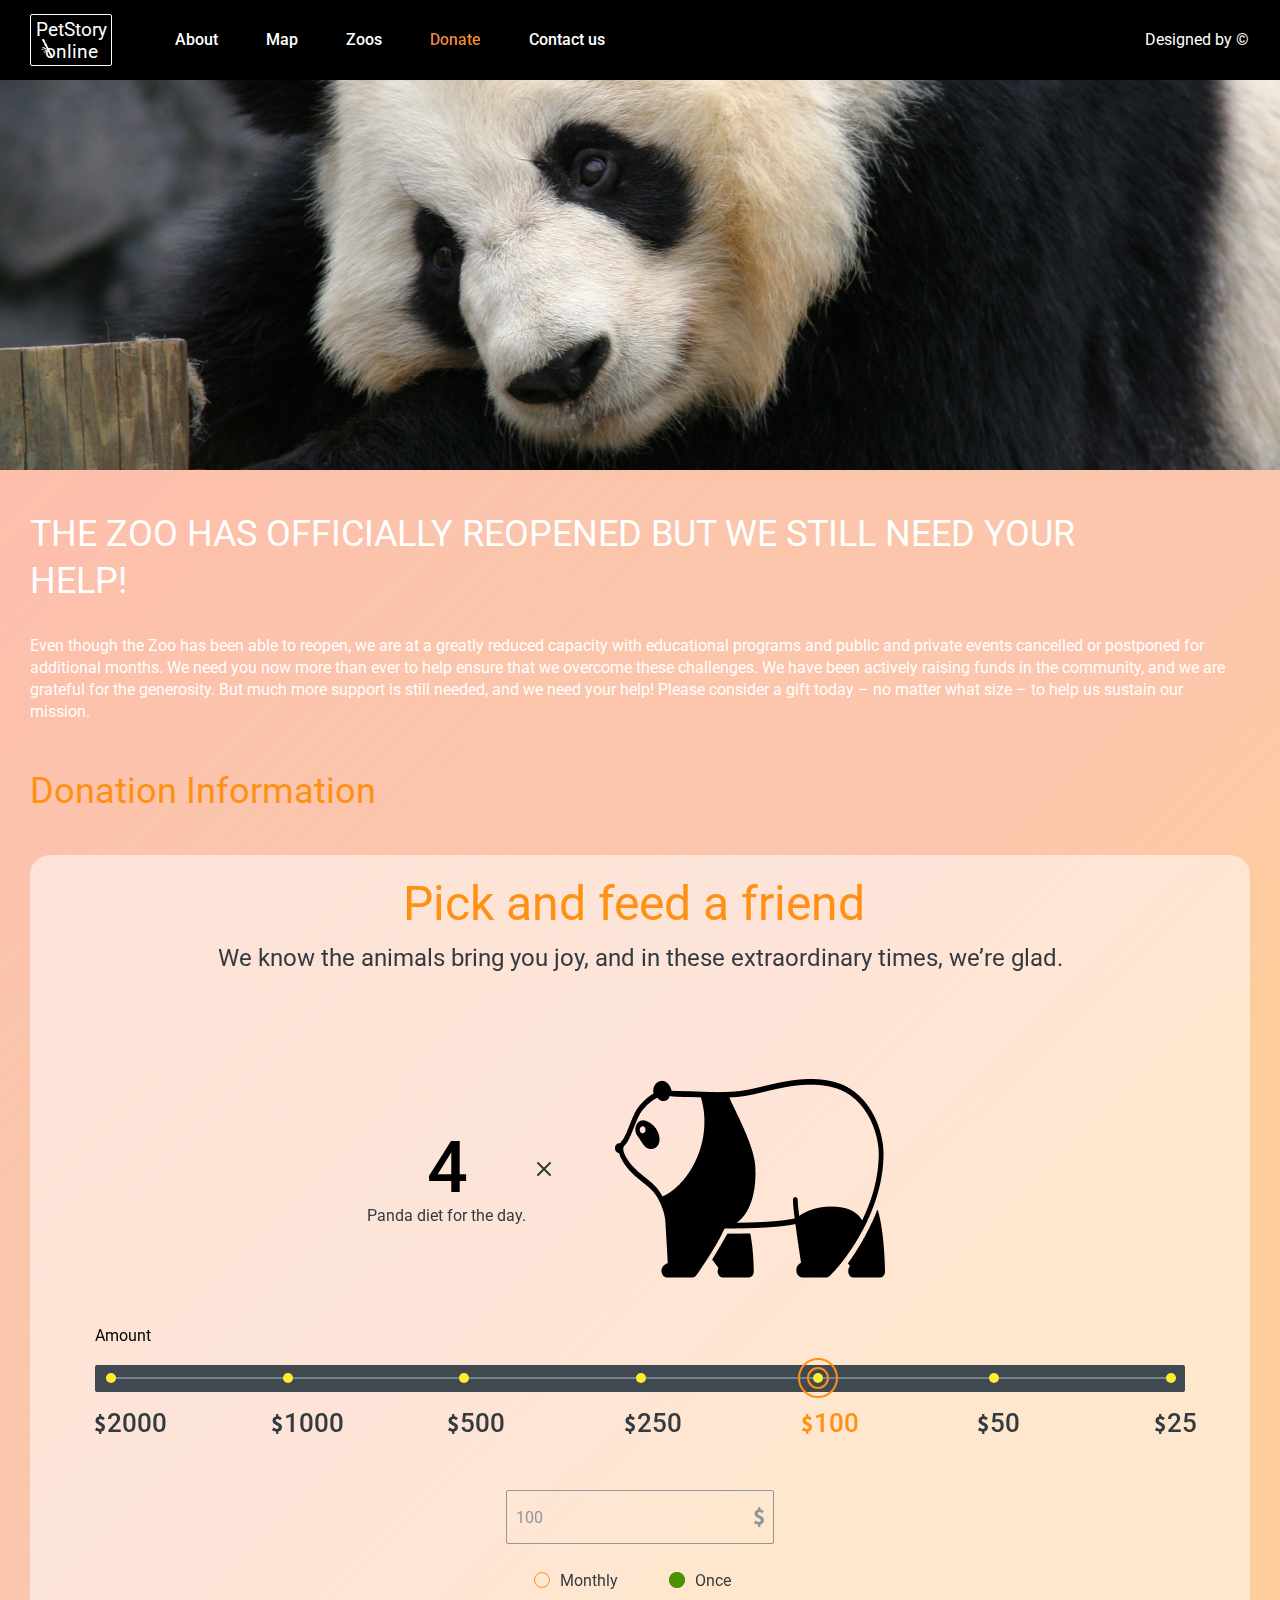
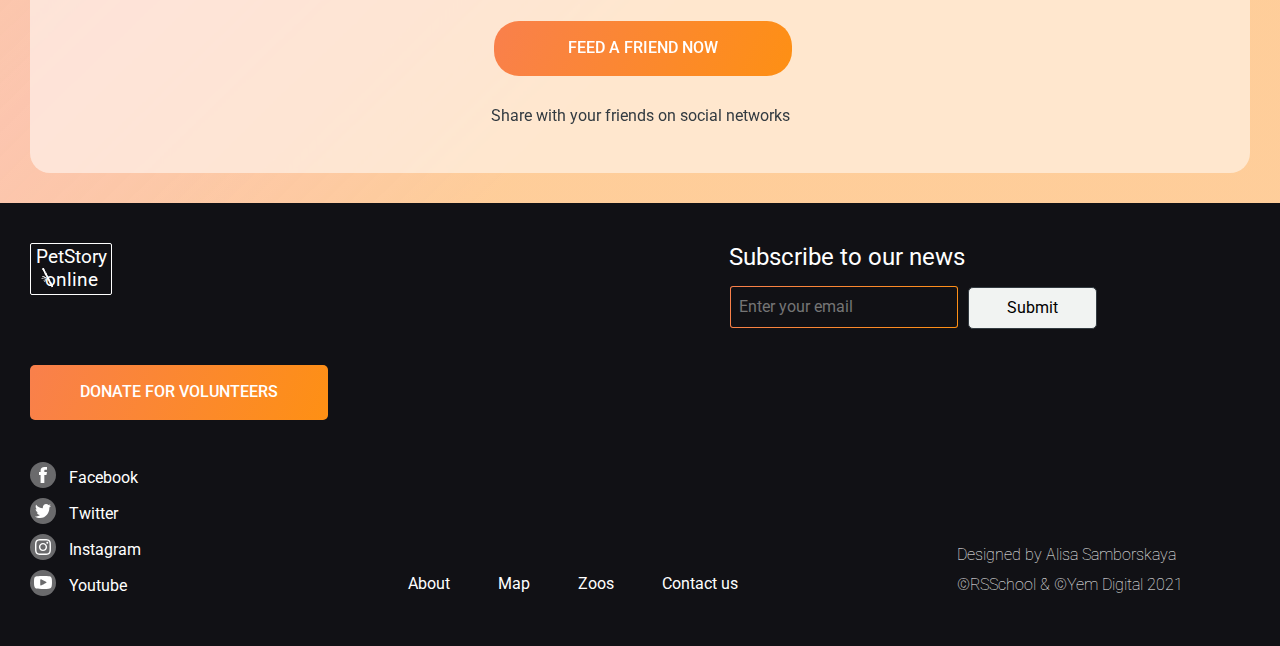
<file: pages/donate/index.html>
<!DOCTYPE html>
<html lang="en">
  <head>
    <meta http-equiv="Content-Type" content="text/html; charset=UTF-8">
    <meta http-equiv="X-UA-Compatible" content="IE=edge">
    <meta name="viewport" content="width=device-width, initial-scale=1.0, minimum-scale=1.0, maximum-scale=1.0">

    <title>Online Zoo: Donate</title>

    <!-- Stylesheets -->
    <link href="normalize.css" rel="stylesheet">
    <link href="style.css" rel="stylesheet">
  </head>
  <body>

    <div id="wrapper">

      <header class="header clearfix">
        <div class="inner-wrapper">
          <div class="header__holder">
            <nav class="header__nav">
              <a href="../main/index.html" class="header__logo">
                <h1>PetStory online</h1>
                <img src="../../assets/icons/bamboo.svg" class="header__logo-img header__logo-img_white" height="21" alt="" />
                <img src="../../assets/icons/bamboo-orange.svg" class="header__logo-img header__logo-img_orange" height="21" alt="" />
              </a>

              <ul>
                <li><a href="../main/index.html">About</a></li>
                <li><a href="#">Map</a></li>
                <li><a href="#">Zoos</a></li>
                <li><a href="index.html" class="active">Donate</a></li>
                <li><a href="#">Contact us</a></li>
              </ul>

              <button class="header__button" id="menuToggle"><i></i></button>
            </nav>
            <a href="https://www.figma.com/file/jfEFwkXVj1WRq7sUHDr8os/PetStory-online" class="header__copyright">Designed by ©</a>
          </div>
        </div>
      </header>

      <section id="top-banner" class="section clearfix"></section>

      <section id="donation" class="section clearfix">
        <div class="inner-wrapper">
          <div class="section__content">
            <h3>THE ZOO HAS OFFICIALLY REOPENED BUT WE STILL NEED YOUR HELP!</h3>
            <p class="white">Even though the Zoo has been able to reopen, we are at a greatly reduced capacity with educational programs and public and private events cancelled or postponed for additional months. We need you now more than ever to help ensure that we overcome these challenges. We have been actively raising funds in the community, and we are grateful for the generosity.  But much more support is still needed, and we need your help! Please consider a gift today – no matter what size – to help us sustain our mission.</p>

            <h3 class="orange">Donation Information</h3>

            <div class="pick-friend">
              <h2>Pick and feed a friend</h2>
              <h4>We know the animals bring you joy, and in these extraordinary times, we’re glad.</h4>

              <div class="donation-widget">
                <div class="donation-widget__info">
                  <div class="donation-widget__info-txt">
                    <div class="donation-widget__days">4</div>
                    <div class="donation-widget__days-info">Panda diet for the day.</div>
                  </div>
                  <div class="donation-widget__info-icon"><img src="../../assets/icons/x_icon.svg" height="14" alt="" /></div>
                  <div class="donation-widget__info-img"><img src="../../assets/images/panda_widget.png" alt="" /></div>
                </div>
                <form>
                  <div class="donation-widget__amount">
                    <p>Amount</p>
                    <div class="donation-widget__bar">
                      <div class="donation-widget__track">
                        <div class="donation-widget__bullet donation-widget__bullet_01" data-amount="5000">
                          <span class="bullet"><i></i></span>
                          <span class="amount"><i></i>5000</span>
                        </div>
                        <div class="donation-widget__bullet donation-widget__bullet_02" data-amount="2000">
                          <span class="bullet"><i></i></span>
                          <span class="amount"><i></i>2000</span>
                        </div>
                        <div class="donation-widget__bullet donation-widget__bullet_03" data-amount="1000">
                          <span class="bullet"><i></i></span>
                          <span class="amount"><i></i>1000</span>
                        </div>
                        <div class="donation-widget__bullet donation-widget__bullet_04" data-amount="500">
                          <span class="bullet"><i></i></span>
                          <span class="amount"><i></i>500</span>
                        </div>
                        <div class="donation-widget__bullet donation-widget__bullet_05" data-amount="250">
                          <span class="bullet"><i></i></span>
                          <span class="amount"><i></i>250</span>
                        </div>
                        <div class="donation-widget__bullet donation-widget__bullet_06" data-amount="100">
                          <span class="bullet active"><i></i></span>
                          <span class="amount"><i></i>100</span>
                        </div>
                        <div class="donation-widget__bullet donation-widget__bullet_07" data-amount="50">
                          <span class="bullet"><i></i></span>
                          <span class="amount"><i></i>50</span>
                        </div>
                        <div class="donation-widget__bullet donation-widget__bullet_08" data-amount="25">
                          <span class="bullet"><i></i></span>
                          <span class="amount"><i></i>25</span>
                        </div>
                      </div>
                    </div>
                    <div class="donation-widget__custom">
                      <div class="donation-widget__input">
                        <input id="customAmount" type="number" max="9999" placeholder="Another amount" value="100" maxlength="4" />
                      </div>
                    </div>
                  </div>
                  <div class="donation-widget__period">
                    <label class="container">Monthly
                      <input type="radio" name="period">
                      <span class="checkmark"></span>
                    </label>
                    <label class="container">Once
                      <input type="radio" name="period" checked>
                      <span class="checkmark"></span>
                    </label>
                  </div>
                  <p class="donation-widget__submit"><button class="button">Feed a friend now</button></p>
                  <p class="donation-widget__share">Share with your friends on social networks</p>
                </form>
              </div>
            </div>
          </div>
        </div>
      </section>

      <footer class="footer clearfix">
        <div class="inner-wrapper">
          <div class="footer__section footer__section_01">
            <a href="../main/index.html" class="footer__logo">
              <p>PetStory online</p>
              <img src="../../assets/icons/bamboo.svg" height="21" alt="" />
            </a>
            <p class="footer__donate"><a href="../donate/index.html" class="button button_secondary">Donate for volunteers</a></p>
          </div>

          <div class="footer__section footer__section_02">
            <h4>Subscribe to our news</h4>
            <form>
              <div class="footer__subscribe">
                <input type="email" placeholder="Enter your email" required />
                <input type="submit" value="Submit" />
              </div>
            </form>
          </div>

          <div class="footer__section footer__section_03">
            <ul class="footer__social">
              <li><a href="https://facebook.com"><i class="icon icon_facebook"></i>Facebook</a></li>
              <li><a href="https://twitter.com"><i class="icon icon_twitter"></i>Twitter</a></li>
              <li><a href="https://instagram.com"><i class="icon icon_instagram"></i>Instagram</a></li>
              <li><a href="https://youtube.com"><i class="icon icon_youtube"></i>Youtube</a></li>
            </ul>
          </div>

          <div class="footer__section footer__section_04">
            <nav class="footer__nav">
              <ul>
                <li><a href="../main/index.html">About</a></li>
                <li><a href="#">Map</a></li>
                <li><a href="#">Zoos</a></li>
                <li><a href="#">Contact us</a></li>
              </ul>
            </nav>
          </div>

          <div class="footer__section footer__section_05">
            <p class="footer__copyright"><a href="#"><span>Designed by Alisa Samborskaya</span>©RSSchool & ©Yem Digital 2021</a></p>
          </div>
        </div>
      </footer>

    </div>

    <div id="overlay"></div>

    <script src="script.js"></script>
  </body>
</html>
</file>
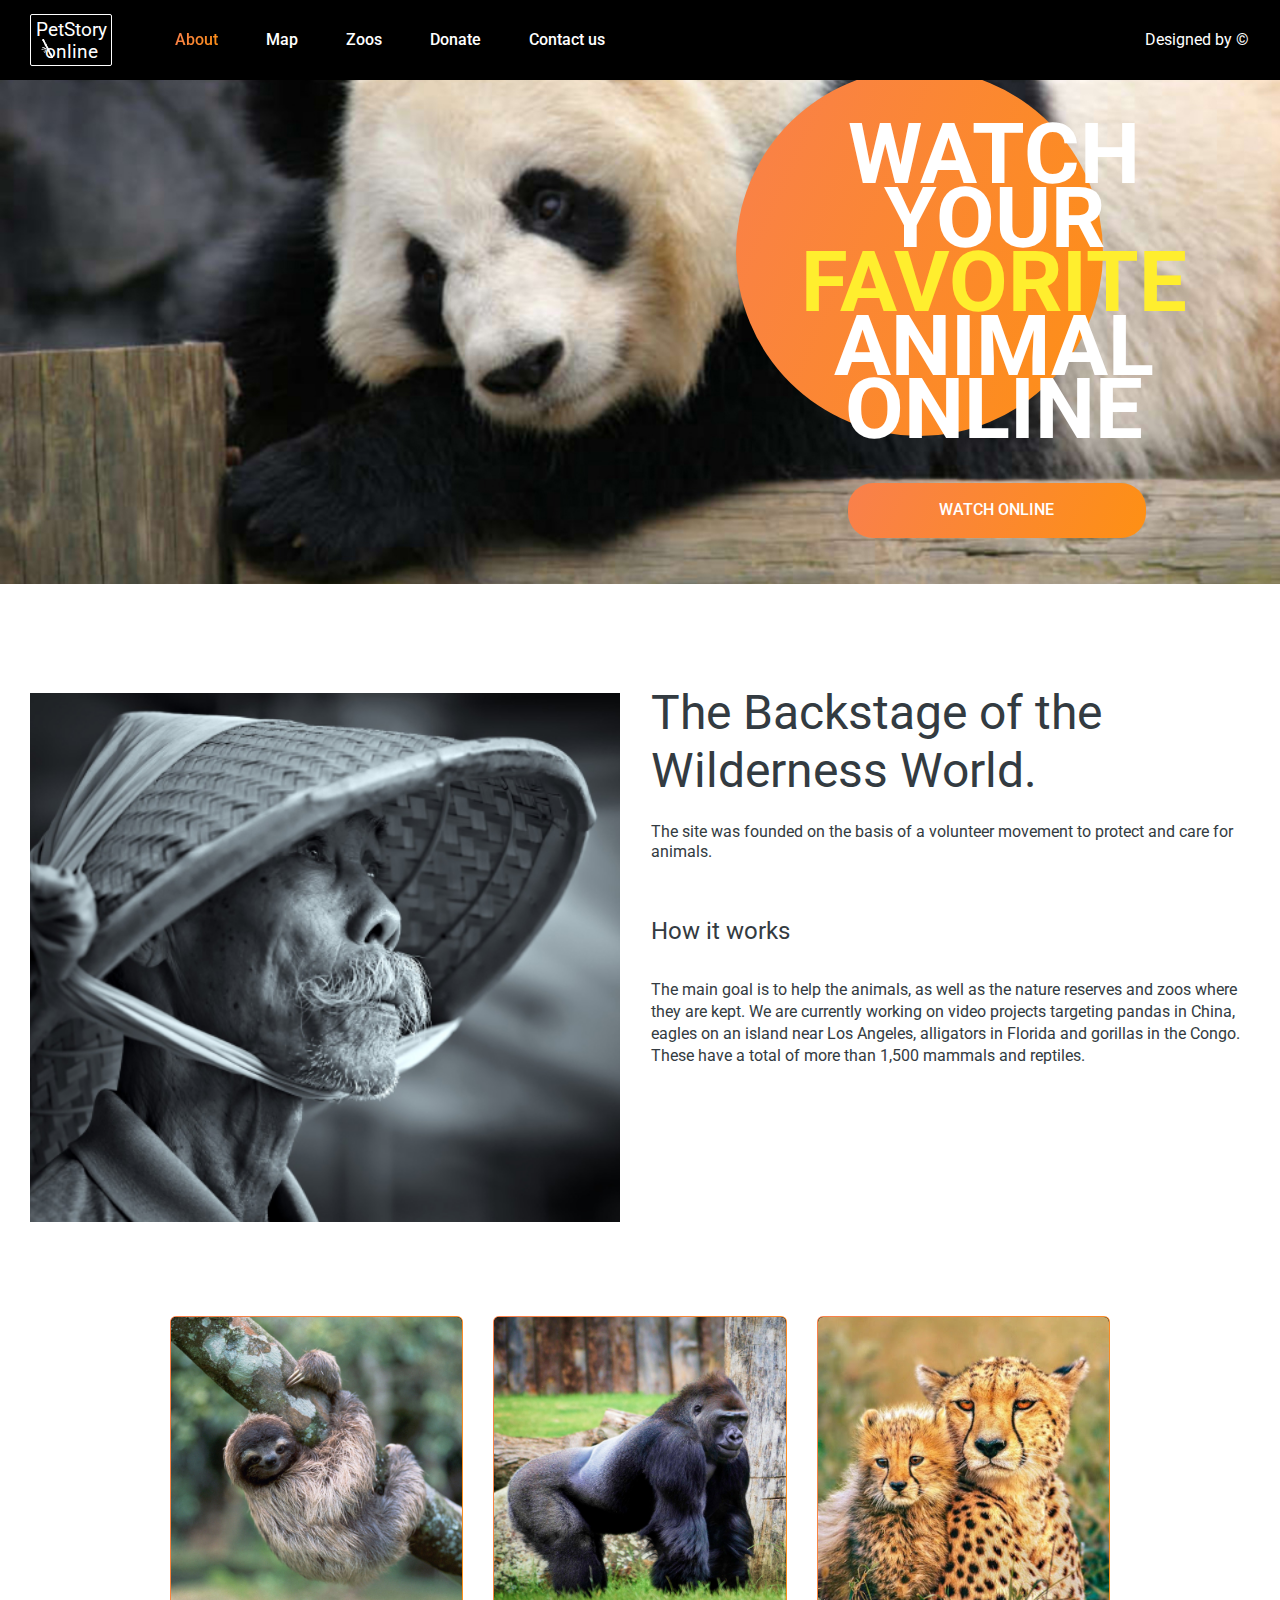
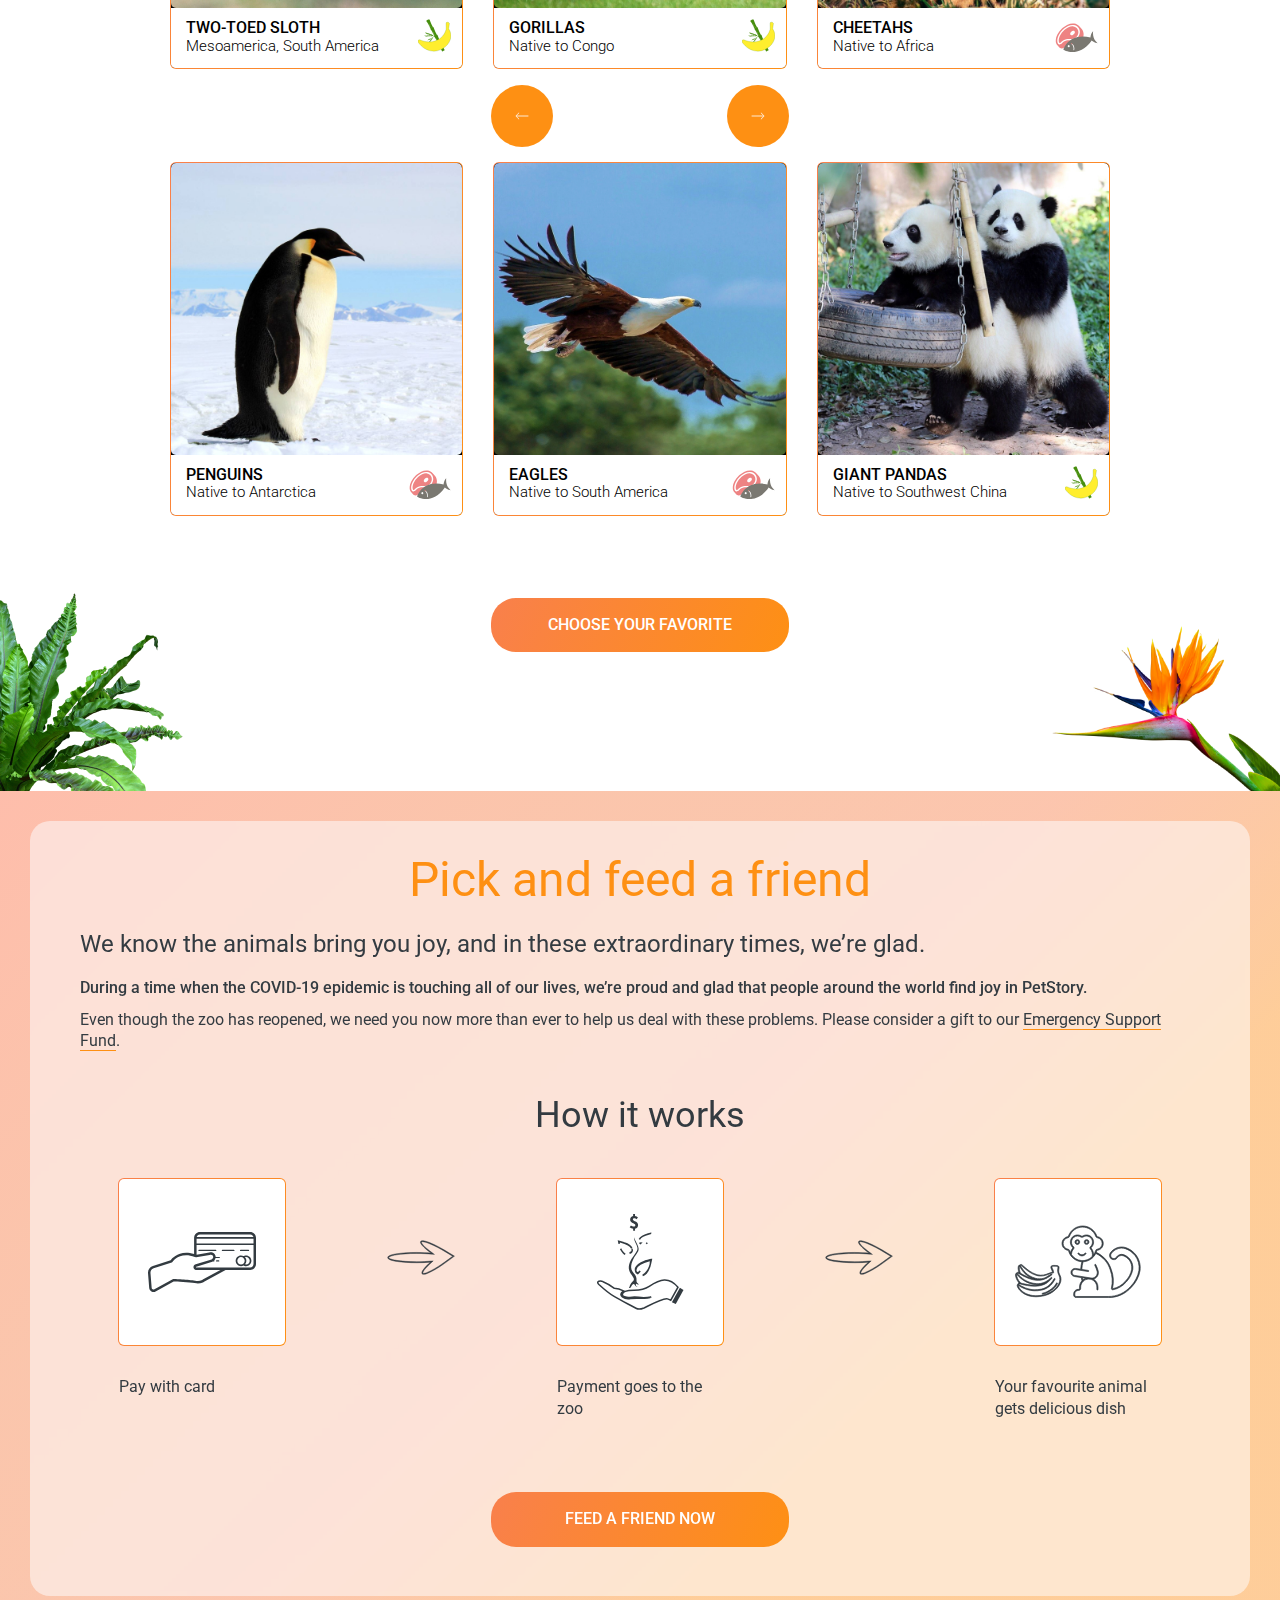
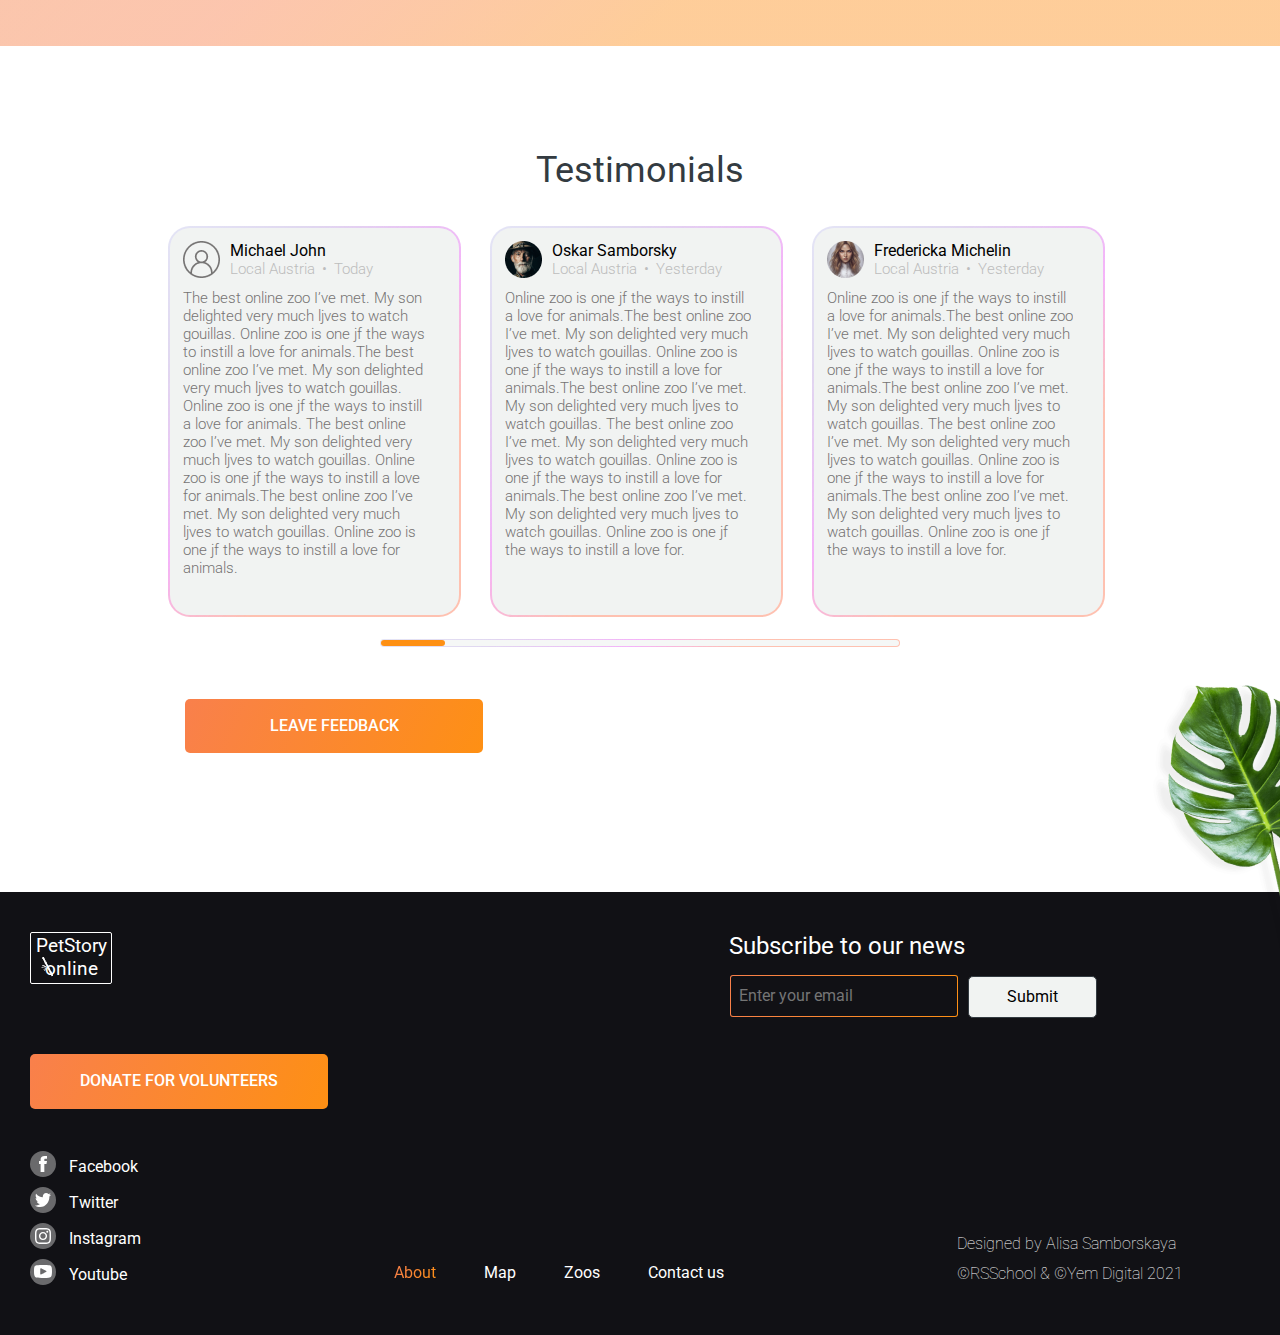
<file: pages/main/index.html>
<!DOCTYPE html>
<html lang="en">
  <head>
    <meta http-equiv="Content-Type" content="text/html; charset=UTF-8">
    <meta http-equiv="X-UA-Compatible" content="IE=edge">
    <meta name="viewport" content="width=device-width, initial-scale=1.0, minimum-scale=1.0, maximum-scale=1.0">

    <title>Online Zoo</title>

    <!-- Stylesheets -->
    <link href="normalize.css" rel="stylesheet">
    <link href="style.css" rel="stylesheet">
  </head>
  <body>

    <div id="wrapper">

      <header class="header clearfix">
        <div class="inner-wrapper">
          <div class="header__holder">
            <nav class="header__nav">
              <a href="index.html" class="header__logo">
                <h1>PetStory online</h1>
                <img src="../../assets/icons/bamboo.svg" class="header__logo-img header__logo-img_white" height="21" alt="" />
                <img src="../../assets/icons/bamboo-orange.svg" class="header__logo-img header__logo-img_orange" height="21" alt="" />
              </a>

              <ul>
                <li><a href="index.html" class="active">About</a></li>
                <li><a href="#">Map</a></li>
                <li><a href="#">Zoos</a></li>
                <li><a href="../donate/index.html">Donate</a></li>
                <li><a href="#">Contact us</a></li>
              </ul>

              <button class="header__button" id="menuToggle"><i></i></button>
            </nav>
            <a href="https://www.figma.com/file/jfEFwkXVj1WRq7sUHDr8os/PetStory-online" class="header__copyright">Designed by ©</a>
          </div>
        </div>
      </header>

      <section id="watch-online" class="section clearfix">
        <div class="inner-wrapper">
          <div class="section__content">
            <div class="watch-online__txt">
              <h2 class="h1">Watch your <i>favorite</i> animal online</h2>
              <p class="watch-online__button"><button class="button">Watch online</button></p>
            </div>
          </div>
        </div>
      </section>

      <section id="the-backstage" class="section clearfix">
        <div class="inner-wrapper">
          <div class="section__content section__content_2col">
            <img class="the-backstage__bg the-backstage__bg_01" src="../../assets/images/flower_foto1.png" alt="" />
            <img class="the-backstage__bg the-backstage__bg_02" src="../../assets/images/flower_foto1_small.png" alt="" />

            <div class="section__col section__col_54 the-backstage__img">
              <img src="../../assets/images/bamboo-cap.jpg" alt="" />
            </div>
            <div class="section__col section__col_46 the-backstage__txt">
              <h2>The Backstage of the Wilderness World.</h2>
              <p>The site was founded on the basis of a volunteer movement to protect and care for animals.</p>
              <h4>How it works</h4>
              <p class="last">The main goal is to help the animals, as well as the nature reserves and zoos where they are kept. We are currently working on video projects targeting pandas in China, eagles on an island near Los Angeles, alligators in Florida and gorillas in the Congo. These have a total of more than 1,500 mammals and reptiles.</p>
            </div>
          </div>
        </div>
      </section>

      <section id="pets" class="section clearfix">
        <div class="inner-wrapper">
          <div class="section__content">
            <img class="pets__bg pets__bg_01" src="../../assets/images/strelitzia-1.png" alt="" />
            <img class="pets__bg pets__bg_02" src="../../assets/images/palm_foto.png" alt="" />
            <img class="pets__bg pets__bg_03" src="../../assets/images/palm_foto_small.png" alt="" />

            <div class="carousel">
              <div class="carousel__holder">
                <div class="carousel__body"></div>
              </div>

              <div class="carousel__nav">
                <button class="button carousel__button carousel__button_prev"></button>
                <button class="button carousel__button carousel__button_next"></button>
              </div>
            </div>

            <p><button class="button">Choose your favorite</button></p>
          </div>
        </div>
      </section>

      <section id="feed-friend" class="section clearfix">
        <div class="inner-wrapper">
          <div class="section__content">
            <h2>Pick and feed a friend</h2>
            <h4>We know the animals bring you joy, and in these extraordinary times, we’re glad.</h4>

            <p><strong>During a time when the COVID-19 epidemic is touching all of our lives, we’re proud and glad that people around the world find joy in PetStory.</strong></p>
            <p>Even though the zoo has reopened, we need you now more than ever to help us deal with these problems. Please consider a gift to our <a href="../donate/index.html" class="secondary">Emergency Support Fund</a>.</p>

            <h3>How it works</h3>

            <div class="feed-friend__grid">
              <div class="feed-friend__grid-item">
                <div class="feed-friend__grid-img"><img src="../../assets/icons/pay.svg" height="60" alt="" /></div>
                <p>Pay with card</p>
              </div>
              <div class="feed-friend__grid-item feed-friend__grid-item_arrow">
                <img class="feed-friend__grid-item_arrow_01" src="../../assets/icons/big-arrow.svg" height="35" alt="" />
                <img class="feed-friend__grid-item_arrow_02" src="../../assets/icons/green-arrow.svg" height="30" alt="" />
              </div>
              <div class="feed-friend__grid-item">
                <div class="feed-friend__grid-img"><img src="../../assets/icons/zoo.svg" height="96" alt="" /></div>
                <p>Payment goes to the zoo</p>
              </div>
              <div class="feed-friend__grid-item feed-friend__grid-item_arrow feed-friend__grid-item_arrow_sm">
                <img class="feed-friend__grid-item_arrow_01" src="../../assets/icons/big-arrow.svg" height="35" alt="" />
                <img class="feed-friend__grid-item_arrow_02" src="../../assets/icons/green-arrow.svg" height="30" alt="" />
              </div>
              <div class="feed-friend__grid-item">
                <div class="feed-friend__grid-img"><img src="../../assets/icons/monkey.svg" height="73" alt="" /></div>
                <p>Your favourite animal gets delicious dish</p>
              </div>
            </div>

            <p class="feed-friend__button"><a href="../donate/index.html" class="button">Feed a friend now</a></p>
          </div>
        </div>
      </section>

      <section id="testimonials" class="section clearfix">
        <div class="inner-wrapper">
          <div class="section__content">
            <img class="testimonials__bg testimonials__bg_01" src="../../assets/images/leav_foto.png" alt="" />
            <img class="testimonials__bg testimonials__bg_02" src="../../assets/images/leav_foto_small.png" alt="" />

            <h3>Testimonials</h3>

            <div class="testimonials__grid">
              <div class="testimonials__body"></div>
            </div>
            <div class="testimonials__range">
              <input class="testimonials__range-pane testimonials__range-pane_lg" type="range" name="vol" min="0" max="7" step="1" value="0">
              <input class="testimonials__range-pane testimonials__range-pane_md" type="range" name="vol" min="0" max="8" step="1" value="0">
            </div>

            <p class="testimonials__button"><button class="button button_secondary">Leave feedback</button></p>
          </div>
        </div>
      </section>

      <footer class="footer clearfix">
        <div class="inner-wrapper">
          <div class="footer__section footer__section_01">
            <a href="index.html" class="footer__logo">
              <p>PetStory online</p>
              <img src="../../assets/icons/bamboo.svg" height="21" alt="" />
            </a>
            <p class="footer__donate"><a href="../donate/index.html" class="button button_secondary">Donate for volunteers</a></p>
          </div>

          <div class="footer__section footer__section_02">
            <h4>Subscribe to our news</h4>
            <form>
              <div class="footer__subscribe">
                <input type="email" placeholder="Enter your email" required />
                <input type="submit" value="Submit" />
              </div>
            </form>
          </div>

          <div class="footer__section footer__section_03">
            <ul class="footer__social">
              <li><a href="https://facebook.com"><i class="icon icon_facebook"></i>Facebook</a></li>
              <li><a href="https://twitter.com"><i class="icon icon_twitter"></i>Twitter</a></li>
              <li><a href="https://instagram.com"><i class="icon icon_instagram"></i>Instagram</a></li>
              <li><a href="https://youtube.com"><i class="icon icon_youtube"></i>Youtube</a></li>
            </ul>
          </div>

          <div class="footer__section footer__section_04">
            <nav class="footer__nav">
              <ul>
                <li><a href="index.html" class="active">About</a></li>
                <li><a href="#">Map</a></li>
                <li><a href="#">Zoos</a></li>
                <li><a href="#">Contact us</a></li>
              </ul>
            </nav>
          </div>

          <div class="footer__section footer__section_05">
            <p class="footer__copyright"><a href="#"><span>Designed by Alisa Samborskaya</span>©RSSchool & ©Yem Digital 2021</a></p>
          </div>
        </div>
      </footer>

    </div>

    <div id="overlay"></div>

    <div id="modal">
      <div class="modal">
        <button class="button button_secondary modal__close-button"></button>

        <div class="modal__body">

        </div>
      </div>
    </div>

    <script src="script.js"></script>
  </body>
</html>
</file>
<file: pages/donate/style.css>
@import url("https://fonts.googleapis.com/css2?family=Roboto:wght@100;300;400;500;700&display=swap");
/*
 * Reset
 */
* {
  margin: 0;
  outline: none;
  padding: 0;
}

code, kbd, samp, pre, tt, var, textarea, input, select, isindex {
  font: inherit;
  font-size: 100%;
}

dfn, i, cite, var, address, em {
  font-style: normal;
}

th, b, strong, h1, h2, h3, h4, h5, h6 {
  font-weight: bold;
}

a, img, a img, iframe, form, fieldset, abbr, acronym, object, applet {
  border: none;
}

table {
  border-collapse: collapse;
  border-spacing: 0;
}

caption, center {
  vertical-align: top;
}

th, td {
  vertical-align: middle;
}

q {
  quotes: "" "";
}

ul, ol, dir, menu {
  list-style: none;
}

sub, sup {
  vertical-align: baseline;
}

a {
  color: inherit;
}

hr {
  display: none;
}

/* HTML5 reset for older browsers */
article, aside, details, figcaption, figure, footer, header, hgroup, menu, nav, section {
  display: block;
}

/*
 * General
 */
html, body {
  width: 100%;
  height: 100%;
  font-family: "Roboto", sans-serif;
  font-style: normal;
  font-weight: 400;
  font-size: 16px;
  line-height: 140%;
  color: #333B41;
  background: #fff;
  margin: 0;
  padding: 0;
  text-rendering: optimizeLegibility;
  -webkit-font-smoothing: antialiased;
  -moz-osx-font-smoothing: grayscale;
  -webkit-tap-highlight-color: transparent;
  font-variant-ligatures: normal;
  font-kerning: normal;
  -webkit-text-size-adjust: 100%;
  -ms-text-size-adjust: 100%;
  text-size-adjust: 100%;
}
@media (max-width: 1599px) {
  html, body {
    line-height: 130%;
  }
}

.clearfix:after {
  clear: both;
  content: " ";
  display: block;
  font-size: 0;
  height: 0;
  line-height: 0;
  visibility: hidden;
  width: 0;
}

* + html .clearfix {
  display: inline-block;
}

* html .clearfix {
  display: inline-block;
  height: 1%;
}

/*
 * Typography & elements
 */
a {
  color: #4B9200;
  -o-transition: color 0.2s ease-in-out;
  -moz-transition: color 0.2s ease-in-out;
  -webkit-transition: color 0.2s ease-in-out;
  transition: color 0.2s ease-in-out;
  text-decoration: none;
}
a.secondary {
  color: #333B41;
  border-bottom: 1px solid #FE9013;
}

a:hover {
  color: linear-gradient(113.96deg, #F9804B 1.49%, #FE9013 101.44%);
}
a:hover.secondary {
  color: inherit;
}

h1 {
  font-family: "Roboto", sans-serif;
  font-style: normal;
  font-weight: 400;
  font-size: 19.0145px;
  line-height: 120%;
  text-align: center;
  color: #ffffff;
  margin: 3.55px;
}
@media (max-width: 640px) {
  h1 {
    font-size: 12.2899px;
    margin: 0;
  }
  .nav-active h1 {
    font-size: 15.2116px;
    margin: 2.8px 3.8px;
    color: #FE9013;
  }
}

.h1 {
  font-family: "Roboto", sans-serif;
  font-style: normal;
  font-weight: 700;
  font-size: 114px;
  line-height: 80%;
  text-transform: uppercase;
  color: #ffffff;
}

h2 {
  font-family: "Roboto", sans-serif;
  font-style: normal;
  font-weight: 400;
  font-size: 48px;
  line-height: 120%;
  color: #333B41;
  margin-bottom: 20px;
}
@media (max-width: 639px) {
  h2 {
    font-size: 24px;
  }
}

h3 {
  font-family: "Roboto", sans-serif;
  font-style: normal;
  font-weight: 400;
  font-size: 36px;
  line-height: 130%;
  color: #333B41;
}
@media (max-width: 999px) {
  h3 {
    font-size: 24px;
    line-height: 120%;
  }
}

h4 {
  font-family: "Roboto", sans-serif;
  font-style: normal;
  font-weight: 400;
  font-size: 24px;
  line-height: 120%;
  color: #333B41;
  margin-bottom: 32px;
}

h5 {
  font-family: "Roboto", sans-serif;
  font-style: normal;
  font-weight: 500;
  font-size: 16px;
  line-height: 140%;
  text-transform: uppercase;
  color: #000000;
}
@media (max-width: 999px) {
  h5 {
    font-size: 12.4695px;
    margin-bottom: 1px;
  }
}

p {
  margin: 0 0 25px 0;
}
p.small {
  font-family: "Roboto";
  font-style: normal;
  font-weight: 300;
  font-size: 15px;
  line-height: 120%;
  color: #000000;
}
@media (max-width: 999px) {
  p.small {
    font-size: 11.6901px;
  }
}

ul {
  margin: 0;
  padding: 0 0 0 10px;
  list-style-type: none;
}

.button {
  -webkit-box-sizing: border-box;
  -moz-box-sizing: border-box;
  box-sizing: border-box;
  display: inline-block;
  width: 298px;
  font-family: "Roboto";
  font-style: normal;
  font-weight: 500;
  font-size: 16px;
  line-height: 140%;
  text-transform: uppercase;
  color: #ffffff;
  background: linear-gradient(113.96deg, #F9804B 1.49%, #FE9013 101.44%);
  text-decoration: none;
  outline: none;
  border: 0 none;
  border-radius: 25px;
  margin: 0;
  padding: 16px 45px;
  cursor: pointer;
  text-align: center;
}
.button:hover {
  background: #E47209;
}
.button:active, .button:focus {
  background: #4B9200;
}
.button:disabled {
  background: #767474;
}
.button.button_secondary {
  border-radius: 5px;
}

/*
 * Main frame
 */
#wrapper {
  width: 100%;
  position: relative;
  overflow: hidden;
}

.section {
  width: 100%;
  min-width: 100%;
}

.inner-wrapper {
  width: 1160px;
  min-width: 1160px;
  margin: 0 auto;
  -webkit-box-sizing: border-box;
  -moz-box-sizing: border-box;
  box-sizing: border-box;
}
@media (max-width: 1599px) {
  .inner-wrapper {
    width: 100%;
    min-width: 100%;
    padding: 0 30px;
  }
}
@media (max-width: 999px) {
  .inner-wrapper {
    padding: 0 20px;
  }
}
@media (max-width: 639px) {
  .inner-wrapper {
    padding: 0 10px;
  }
}

.section__content {
  padding: 41px 0 180px;
}
@media (max-width: 1599px) {
  .section__content {
    padding: 41px 0 30px;
  }
}
@media (max-width: 999px) {
  .section__content {
    padding: 31px 0 46px;
  }
}
@media (max-width: 639px) {
  .section__content {
    padding: 31px 0 21px;
  }
}

/*
 * Header
 */
.header {
  -webkit-box-sizing: border-box;
  -moz-box-sizing: border-box;
  box-sizing: border-box;
  width: 100%;
  padding: 14px 0;
  background-color: #000;
  position: relative;
  z-index: 11;
}
@media (max-width: 640px) {
  .header {
    padding: 4px 0 1px;
    position: fixed;
  }
  .header .inner-wrapper {
    padding: 0 10px;
  }
}
@media (max-width: 640px) {
  .header .inner-wrapper {
    padding: 0;
  }
}
.header .header__holder {
  display: flex;
  justify-content: space-between;
}
@media (max-width: 640px) {
  .header .header__holder {
    display: block;
    -o-transition: all 0.2s linear;
    -moz-transition: all 0.2s linear;
    -webkit-transition: all 0.2s linear;
    transition: all 0.2s linear;
  }
  .nav-active .header .header__holder {
    width: 100%;
    padding-bottom: 40px;
    background: #ffffff;
    position: absolute;
    top: 0;
    left: 0;
  }
}
.header .header__holder .header__logo {
  display: block;
  width: 82px;
  height: 52px;
  text-align: center;
  text-decoration: none;
  border: 1px solid #FFFFFF;
  border-radius: 2px;
  -webkit-box-sizing: border-box;
  -moz-box-sizing: border-box;
  box-sizing: border-box;
  position: relative;
}
@media (max-width: 640px) {
  .header .header__holder .header__logo {
    width: 57px;
    height: 29px;
    border: 0 none;
    margin-left: 5px;
  }
  .nav-active .header .header__holder .header__logo {
    width: 66px;
    height: 42px;
    border: 1px solid #FE9013;
    margin-top: 10px;
    margin-left: 10px;
  }
}
.header .header__holder .header__logo .header__logo-img {
  height: 21px;
  position: absolute;
  left: 9.5px;
  top: 23px;
  transform: rotate(-3deg);
}
.header .header__holder .header__logo .header__logo-img.header__logo-img_orange {
  display: none;
}
@media (max-width: 640px) {
  .header .header__holder .header__logo .header__logo-img {
    transform: scale(0.6);
    top: 9px;
    left: 7px;
  }
  .nav-active .header .header__holder .header__logo .header__logo-img {
    transform: scale(0.8);
    top: 16px;
    left: 6px;
  }
  .nav-active .header .header__holder .header__logo .header__logo-img.header__logo-img_white {
    display: none;
  }
  .nav-active .header .header__holder .header__logo .header__logo-img.header__logo-img_orange {
    display: block;
  }
}
.header .header__holder .header__nav {
  display: flex;
}
@media (max-width: 640px) {
  .header .header__holder .header__nav {
    justify-content: space-between;
  }
  .nav-active .header .header__holder .header__nav {
    flex-direction: column;
  }
}
.header .header__holder .header__nav .header__button {
  display: none;
}
@media (max-width: 640px) {
  .header .header__holder .header__nav .header__button {
    display: block;
    width: 18px;
    height: 10px;
    outline: none;
    background: none;
    border: 0 none;
    cursor: pointer;
    position: relative;
    margin: 8px 10px 0px 0;
    z-index: 11;
    -o-transition: all 0.2s linear;
    -moz-transition: all 0.2s linear;
    -webkit-transition: all 0.2s linear;
    transition: all 0.2s linear;
  }
  .nav-active .header .header__holder .header__nav .header__button {
    transform: rotate(-90deg);
    position: absolute;
    top: 4px;
    right: -4px;
  }
  .header .header__holder .header__nav .header__button i {
    display: block;
    width: 18px;
    height: 2px;
    background: #ffffff;
    position: absolute;
    top: 0;
    left: 0;
  }
  .nav-active .header .header__holder .header__nav .header__button i {
    background: #000000;
    transform: rotate(-45deg);
  }
  .header .header__holder .header__nav .header__button i:before, .header .header__holder .header__nav .header__button i:after {
    content: "";
    width: 100%;
    height: 2px;
    background: #ffffff;
    position: absolute;
    left: 0;
  }
  .nav-active .header .header__holder .header__nav .header__button i:before, .nav-active .header .header__holder .header__nav .header__button i:after {
    background: #000000;
  }
  .header .header__holder .header__nav .header__button i:before {
    top: 4px;
  }
  .nav-active .header .header__holder .header__nav .header__button i:before {
    opacity: 0;
  }
  .header .header__holder .header__nav .header__button i:after {
    top: 8px;
  }
  .nav-active .header .header__holder .header__nav .header__button i:after {
    transform: rotate(90deg);
    top: 0px;
  }
}
.header .header__holder .header__nav ul {
  margin-left: 9px;
  padding: 0;
}
@media (max-width: 1599px) {
  .header .header__holder .header__nav ul {
    margin-left: 19px;
  }
}
@media (max-width: 999px) {
  .header .header__holder .header__nav ul {
    margin-left: 45px;
  }
}
@media (max-width: 640px) {
  .header .header__holder .header__nav ul {
    display: none;
  }
  .nav-active .header .header__holder .header__nav ul {
    display: block;
    margin: 22px 0 0;
  }
}
.header .header__holder .header__nav ul li {
  display: inline-block;
  margin: 15px 0 15px 54px;
}
@media (max-width: 1599px) {
  .header .header__holder .header__nav ul li {
    margin-left: 44px;
  }
}
@media (max-width: 999px) {
  .header .header__holder .header__nav ul li {
    margin-left: 14px;
  }
}
@media (max-width: 640px) {
  .nav-active .header .header__holder .header__nav ul li {
    display: block;
    margin: 0;
  }
}
.header .header__holder .header__nav ul li a {
  display: inline-block;
  font-weight: 500;
  font-size: 16px;
  line-height: 140%;
  text-decoration: none;
  color: #ffffff;
}
@media (max-width: 640px) {
  .nav-active .header .header__holder .header__nav ul li a {
    font-weight: 400;
    color: #333B41;
    padding: 7.5px 10px;
  }
}
.header .header__holder .header__nav ul li a:hover, .header .header__holder .header__nav ul li a.active {
  background: linear-gradient(113.96deg, #F9804B 1.49%, #FE9013 101.44%);
  -webkit-background-clip: text;
  -webkit-text-fill-color: transparent;
  background-clip: text;
  text-fill-color: transparent;
}
.header .header__holder .header__nav ul li a.active {
  cursor: default;
}
.header .header__holder .header__copyright {
  color: #ffffff;
  margin: 15px 1px 0 0;
}
@media (max-width: 1599px) {
  .header .header__holder .header__copyright {
    margin-top: 16px;
  }
}
@media (max-width: 640px) {
  .header .header__holder .header__copyright {
    display: none;
  }
  .nav-active .header .header__holder .header__copyright {
    display: block;
    color: #333B41;
    margin-top: 7px;
    margin-left: 10px;
  }
}
.header .header__holder .header__copyright:hover {
  background: linear-gradient(113.96deg, #F9804B 1.49%, #FE9013 101.44%);
  -webkit-background-clip: text;
  -webkit-text-fill-color: transparent;
  background-clip: text;
  text-fill-color: transparent;
}

/*
* Overlay
*/
@media (max-width: 640px) {
  body.nav-active {
    overflow: hidden;
  }

  #overlay {
    width: 100%;
    height: 100%;
    background: rgba(41, 41, 41, 0.6);
    position: fixed;
    top: 0;
    left: 0;
    visibility: hidden;
    opacity: 0;
    z-index: -1;
    -o-transition: opacity 0.1s ease-in-out;
    -moz-transition: opacity 0.1s ease-in-out;
    -webkit-transition: opacity 0.1s ease-in-out;
    transition: opacity 0.1s ease-in-out;
  }
  .nav-active #overlay {
    visibility: visible;
    opacity: 1;
    z-index: 10;
  }
}
/*
 * Watch online section
 */
#top-banner {
  width: 100%;
  min-width: 100%;
  height: 386px;
  min-height: 386px;
  background-image: url("../../assets/images/panda_bg.jpg");
  background-repeat: no-repeat;
  background-position: center center;
  background-size: cover;
}
@media (max-width: 1599px) {
  #top-banner {
    height: 390px;
    min-height: 390px;
    background-position: 29% center;
  }
}
@media (max-width: 999px) {
  #top-banner {
    height: 335px;
    min-height: auto;
    background-position: 37% center;
  }
}
@media (max-width: 640px) {
  #top-banner {
    margin-top: 34px;
  }
}
@media (max-width: 639px) {
  #top-banner {
    height: 187px;
    background-position: 33% center;
  }
}

/*
 * Donation section
 */
#donation {
  background: linear-gradient(315.75deg, rgba(254, 210, 144, 0.7) 30.06%, #FEBDAB 100.95%, rgba(254, 210, 144, 0.7) 106.36%), linear-gradient(315.75deg, rgba(254, 189, 171, 0.74) 30.06%, rgba(243, 169, 248, 0.66) 50.74%, #E0D8F0 80.49%, #EAF7FE 127.9%, #EAF7FE 149.54%), linear-gradient(315.75deg, rgba(254, 189, 171, 0.74) 30.06%, rgba(243, 169, 248, 0.66) 50.74%, #E0D8F0 80.49%, #EAF7FE 127.9%, #EAF7FE 149.54%);
}
#donation .section__content p.white {
  color: #ffffff;
  margin: 0 5px 45px 0;
}
@media (max-width: 1599px) {
  #donation .section__content p.white {
    line-height: 137%;
    padding-right: 1%;
  }
}
@media (max-width: 999px) {
  #donation .section__content p.white {
    margin-bottom: 31px;
  }
}
#donation .section__content h3 {
  color: #ffffff;
  margin-bottom: 9px;
}
@media (max-width: 1599px) {
  #donation .section__content h3 {
    padding-right: 10%;
    margin-bottom: 30px;
  }
}
@media (max-width: 999px) {
  #donation .section__content h3 {
    padding-right: 0;
    margin-bottom: 20px;
  }
}
#donation .section__content h3.orange {
  color: #FE9013;
}
@media (max-width: 999px) {
  #donation .section__content h3.orange {
    font-size: 36px;
    line-height: 130%;
  }
}
@media (max-width: 639px) {
  #donation .section__content h3.orange {
    font-size: 24px;
    line-height: 120%;
  }
}
#donation .section__content .pick-friend {
  background: rgba(255, 255, 255, 0.52);
  backdrop-filter: blur(2px);
  border-radius: 20px;
  margin-top: 59px;
  padding: 40px 92px 37px;
  text-align: center;
}
@media (max-width: 1599px) {
  #donation .section__content .pick-friend {
    margin-top: 41px;
    padding: 20px 40px 22px;
  }
}
@media (max-width: 999px) {
  #donation .section__content .pick-friend {
    margin-top: 29px;
    padding: 30px 40px 7px;
  }
}
@media (max-width: 639px) {
  #donation .section__content .pick-friend {
    padding: 22px 0 7px;
  }
}
#donation .section__content .pick-friend h2 {
  color: #FE9013;
  margin: 0 0 22px -12px;
}
@media (max-width: 1599px) {
  #donation .section__content .pick-friend h2 {
    margin-bottom: 11px;
  }
}
@media (max-width: 999px) {
  #donation .section__content .pick-friend h2 {
    margin-left: 0;
    margin-bottom: 22px;
  }
}
@media (max-width: 639px) {
  #donation .section__content .pick-friend h2 {
    margin-bottom: 9px;
  }
}
#donation .section__content .pick-friend h4 {
  text-align: left;
}
@media (max-width: 1599px) {
  #donation .section__content .pick-friend h4 {
    text-align: center;
  }
}
@media (max-width: 639px) {
  #donation .section__content .pick-friend h4 {
    font-size: 16px;
    line-height: 140%;
    margin-bottom: 18px;
  }
}
#donation .donation-widget {
  padding-top: 27px;
}
@media (max-width: 999px) {
  #donation .donation-widget {
    padding-top: 17px;
  }
}
#donation .donation-widget .donation-widget__info {
  display: flex;
  justify-content: center;
  align-items: center;
  text-align: left;
  margin-bottom: 42px;
}
@media (max-width: 999px) {
  #donation .donation-widget .donation-widget__info {
    margin-bottom: 36px;
  }
}
@media (max-width: 639px) {
  #donation .donation-widget .donation-widget__info {
    margin-bottom: 0;
  }
}
#donation .donation-widget .donation-widget__info .donation-widget__info-txt {
  width: 170px;
  min-width: 170px;
  padding-top: 50px;
}
@media (max-width: 639px) {
  #donation .donation-widget .donation-widget__info .donation-widget__info-txt {
    width: 95px;
    min-width: 95px;
    padding-top: 4px;
  }
}
#donation .donation-widget .donation-widget__info .donation-widget__info-txt .donation-widget__days {
  font-weight: 500;
  font-size: 72px;
  line-height: 80%;
  text-align: center;
  text-transform: uppercase;
  color: #000000;
  margin: 0 0 10px -10px;
}
@media (max-width: 639px) {
  #donation .donation-widget .donation-widget__info .donation-widget__info-txt .donation-widget__days {
    font-size: 40px;
    margin: 0 0 5px -6px;
  }
}
@media (max-width: 639px) {
  #donation .donation-widget .donation-widget__info .donation-widget__info-txt .donation-widget__days-info {
    font-size: 9px;
  }
}
#donation .donation-widget .donation-widget__info .donation-widget__info-icon {
  padding-top: 27px;
  width: 78px;
  min-width: 78px;
}
@media (max-width: 639px) {
  #donation .donation-widget .donation-widget__info .donation-widget__info-icon {
    padding-top: 0px;
    width: 45px;
    min-width: 45px;
    margin-top: -11px;
  }
  #donation .donation-widget .donation-widget__info .donation-widget__info-icon img {
    width: 8px;
  }
}
#donation .donation-widget .donation-widget__info .donation-widget__info-img {
  width: 298px;
  min-width: 298px;
}
@media (max-width: 639px) {
  #donation .donation-widget .donation-widget__info .donation-widget__info-img {
    width: 160px;
    min-width: 160px;
    margin-top: -24px;
  }
  #donation .donation-widget .donation-widget__info .donation-widget__info-img img {
    width: 160px;
  }
}
@media (max-width: 1599px) {
  #donation .donation-widget .donation-widget__amount {
    margin: 0 25px;
  }
}
@media (max-width: 999px) {
  #donation .donation-widget .donation-widget__amount {
    margin: 0 -40px;
  }
}
@media (max-width: 639px) {
  #donation .donation-widget .donation-widget__amount {
    margin: -2px 0 0;
  }
}
#donation .donation-widget .donation-widget__amount p {
  text-align: left;
  color: #000000;
  margin: 0 0 16px 4px;
}
@media (max-width: 1599px) {
  #donation .donation-widget .donation-widget__amount p {
    margin: 0 0 19px 0;
  }
}
@media (max-width: 999px) {
  #donation .donation-widget .donation-widget__amount p {
    margin: 0 0 7px 10px;
  }
}
@media (max-width: 639px) {
  #donation .donation-widget .donation-widget__amount p {
    margin: 0 0 9px 0;
  }
}
#donation .donation-widget .donation-widget__bar {
  -webkit-box-sizing: border-box;
  -moz-box-sizing: border-box;
  box-sizing: border-box;
  width: 100%;
  height: 27px;
  padding: 12px 29px 13px 26px;
  margin-bottom: 98px;
  background: #404950;
  border-radius: 2px;
  position: relative;
}
@media (max-width: 1599px) {
  #donation .donation-widget .donation-widget__bar {
    padding-right: 9px;
    padding-left: 11px;
  }
}
@media (max-width: 999px) {
  #donation .donation-widget .donation-widget__bar {
    padding-right: 35px;
    padding-left: 35px;
  }
}
@media (max-width: 639px) {
  #donation .donation-widget .donation-widget__bar {
    height: 13.5px;
    padding: 6px 17px 5px;
    margin-bottom: 49px;
  }
}
#donation .donation-widget .donation-widget__bar .donation-widget__track {
  width: 100%;
  height: 2px;
  background: #72828E;
  display: flex;
  justify-content: space-between;
}
@media (max-width: 639px) {
  #donation .donation-widget .donation-widget__bar .donation-widget__track {
    width: 200%;
    margin-left: -50%;
    transform: scale(0.5);
  }
}
#donation .donation-widget .donation-widget__bar .donation-widget__track .donation-widget__bullet {
  width: 10px;
  height: 10px;
  margin: -4px 0 0 0;
  position: relative;
}
@media (max-width: 1599px) {
  #donation .donation-widget .donation-widget__bar .donation-widget__track .donation-widget__bullet.donation-widget__bullet_01 {
    display: none;
  }
}
@media (max-width: 999px) {
  #donation .donation-widget .donation-widget__bar .donation-widget__track .donation-widget__bullet.donation-widget__bullet_02, #donation .donation-widget .donation-widget__bar .donation-widget__track .donation-widget__bullet.donation-widget__bullet_03 {
    display: none;
  }
}
#donation .donation-widget .donation-widget__bar .donation-widget__track .donation-widget__bullet .bullet {
  display: block;
  -webkit-box-sizing: border-box;
  -moz-box-sizing: border-box;
  box-sizing: border-box;
  width: 40px;
  height: 40px;
  border-radius: 50%;
  display: flex;
  justify-content: center;
  align-items: center;
  cursor: pointer;
  margin: -15px 0 0 -15px;
  position: relative;
  -o-transition: all 0.2s linear;
  -moz-transition: all 0.2s linear;
  -webkit-transition: all 0.2s linear;
  transition: all 0.2s linear;
}
#donation .donation-widget .donation-widget__bar .donation-widget__track .donation-widget__bullet .bullet:after, #donation .donation-widget .donation-widget__bar .donation-widget__track .donation-widget__bullet .bullet:before {
  content: "";
  display: block;
  -o-transition: all 0.2s linear;
  -moz-transition: all 0.2s linear;
  -webkit-transition: all 0.2s linear;
  transition: all 0.2s linear;
  -webkit-box-sizing: border-box;
  -moz-box-sizing: border-box;
  box-sizing: border-box;
  border: 2px solid #FE9013;
  border-radius: 50%;
  position: absolute;
  opacity: 0;
}
#donation .donation-widget .donation-widget__bar .donation-widget__track .donation-widget__bullet .bullet:after {
  width: 40px;
  height: 40px;
  left: 0;
  top: 0;
}
#donation .donation-widget .donation-widget__bar .donation-widget__track .donation-widget__bullet .bullet:before {
  width: 22px;
  height: 22px;
  left: 9px;
  top: 9px;
}
#donation .donation-widget .donation-widget__bar .donation-widget__track .donation-widget__bullet .bullet:hover:after, #donation .donation-widget .donation-widget__bar .donation-widget__track .donation-widget__bullet .bullet.active:after, #donation .donation-widget .donation-widget__bar .donation-widget__track .donation-widget__bullet .bullet:hover:before, #donation .donation-widget .donation-widget__bar .donation-widget__track .donation-widget__bullet .bullet.active:before {
  opacity: 1;
}
@media (max-width: 999px) {
  #donation .donation-widget .donation-widget__bar .donation-widget__track .donation-widget__bullet .bullet.active_tablet:after, #donation .donation-widget .donation-widget__bar .donation-widget__track .donation-widget__bullet .bullet.active_tablet:before {
    opacity: 1;
  }
}
#donation .donation-widget .donation-widget__bar .donation-widget__track .donation-widget__bullet .bullet i {
  display: block;
  width: 10px;
  height: 10px;
  background: #FFEE2E;
  border-radius: 50%;
}
#donation .donation-widget .donation-widget__bar .donation-widget__track .donation-widget__bullet .bullet.active ~ .amount {
  color: #FE9013;
}
@media (max-width: 999px) {
  #donation .donation-widget .donation-widget__bar .donation-widget__track .donation-widget__bullet .bullet.active_tablet ~ .amount {
    color: #FE9013;
  }
}
#donation .donation-widget .donation-widget__bar .donation-widget__track .donation-widget__bullet .bullet.active ~ .amount i {
  background-image: url("../../assets/icons/usd-orange.svg");
}
@media (max-width: 999px) {
  #donation .donation-widget .donation-widget__bar .donation-widget__track .donation-widget__bullet .bullet.active_tablet ~ .amount i {
    background-image: url("../../assets/icons/usd-orange.svg");
  }
}
#donation .donation-widget .donation-widget__bar .donation-widget__track .donation-widget__bullet .amount {
  display: flex;
  align-items: center;
  font-weight: 500;
  font-size: 26px;
  line-height: 140%;
  text-transform: uppercase;
  color: #333B41;
  margin: 7px 0 0 -26px;
  position: absolute;
}
@media (max-width: 1599px) {
  #donation .donation-widget .donation-widget__bar .donation-widget__track .donation-widget__bullet .amount {
    margin-left: -11px;
  }
}
@media (max-width: 999px) {
  #donation .donation-widget .donation-widget__bar .donation-widget__track .donation-widget__bullet .amount {
    margin-left: -18px;
  }
}
@media (max-width: 639px) {
  #donation .donation-widget .donation-widget__bar .donation-widget__track .donation-widget__bullet .amount {
    margin-top: 3px;
  }
}
#donation .donation-widget .donation-widget__bar .donation-widget__track .donation-widget__bullet .amount i {
  display: inline-block;
  width: 10px;
  height: 20px;
  margin-right: 2px;
  background-image: url("../../assets/icons/usd-black.svg");
  background-repeat: no-repeat;
  background-position: center center;
}
#donation .donation-widget .donation-widget__custom {
  margin-bottom: 25px;
}
@media (max-width: 1599px) {
  #donation .donation-widget .donation-widget__custom {
    margin-bottom: 27px;
  }
}
@media (max-width: 999px) {
  #donation .donation-widget .donation-widget__custom {
    margin-bottom: 32px;
  }
}
@media (max-width: 639px) {
  #donation .donation-widget .donation-widget__custom {
    margin-bottom: 26px;
  }
}
#donation .donation-widget .donation-widget__custom .donation-widget__input {
  -webkit-box-sizing: border-box;
  -moz-box-sizing: border-box;
  box-sizing: border-box;
  width: 268px;
  height: 54px;
  border: 1px solid #929699;
  border-radius: 2px;
  margin: 0 auto;
  position: relative;
}
@media (max-width: 999px) {
  #donation .donation-widget .donation-widget__custom .donation-widget__input {
    width: 180px;
    height: 42px;
  }
}
#donation .donation-widget .donation-widget__custom .donation-widget__input:after {
  display: inline-block;
  content: "";
  width: 10px;
  height: 20px;
  background-image: url("../../assets/icons/usd.svg");
  background-repeat: no-repeat;
  background-position: center center;
  position: absolute;
  right: 9px;
  top: 16px;
}
@media (max-width: 999px) {
  #donation .donation-widget .donation-widget__custom .donation-widget__input:after {
    top: 10px;
  }
}
#donation .donation-widget .donation-widget__custom .donation-widget__input:has(input[type=number]:focus) {
  border-color: #4B9200;
}
#donation .donation-widget .donation-widget__custom .donation-widget__input:has(input[type=number]:focus):after {
  background-image: url("../../assets/icons/usd-green.svg");
}
#donation .donation-widget .donation-widget__custom .donation-widget__input:has(input[type=number]:invalid) {
  border-color: #D31414;
}
#donation .donation-widget .donation-widget__custom .donation-widget__input:has(input[type=number]:invalid):after {
  background-image: url("../../assets/icons/usd-red.svg");
}
#donation .donation-widget .donation-widget__custom .donation-widget__input input[type=number] {
  width: 230px;
  height: 22px;
  padding: 16px 29px 16px 9px;
  background: none;
  font-weight: 400;
  font-size: 16px;
  line-height: 140%;
  color: #929699;
  outline: none;
  border: 0 none;
  -moz-appearance: textfield;
}
@media (max-width: 999px) {
  #donation .donation-widget .donation-widget__custom .donation-widget__input input[type=number] {
    width: 148px;
    height: 28px;
    padding: 6px 25px 6px 5px;
  }
}
#donation .donation-widget .donation-widget__custom .donation-widget__input input[type=number]:focus {
  color: #4B9200;
}
#donation .donation-widget .donation-widget__custom .donation-widget__input input[type=number]:invalid {
  color: #D31414;
}
#donation .donation-widget .donation-widget__custom .donation-widget__input input::-webkit-outer-spin-button,
#donation .donation-widget .donation-widget__custom .donation-widget__input input::-webkit-inner-spin-button {
  -webkit-appearance: none;
  margin: 0;
}
#donation .donation-widget .donation-widget__period {
  margin: 0 0 29px -15px;
}
@media (max-width: 639px) {
  #donation .donation-widget .donation-widget__period {
    margin: 0 0 27px -20px;
  }
}
#donation .donation-widget .donation-widget__period .container {
  display: inline-block;
  margin: 0 24px;
  position: relative;
  padding-left: 25px;
  cursor: pointer;
  -webkit-user-select: none;
  -moz-user-select: none;
  -ms-user-select: none;
  user-select: none;
}
@media (max-width: 639px) {
  #donation .donation-widget .donation-widget__period .container {
    padding-left: 24px;
  }
}
#donation .donation-widget .donation-widget__period .container input {
  position: absolute;
  opacity: 0;
  cursor: pointer;
}
#donation .donation-widget .donation-widget__period .container input:checked ~ .checkmark {
  border-color: #4B9200;
}
#donation .donation-widget .donation-widget__period .container input:checked ~ .checkmark:after {
  display: block;
}
#donation .donation-widget .donation-widget__period .container .checkmark {
  -webkit-box-sizing: border-box;
  -moz-box-sizing: border-box;
  box-sizing: border-box;
  position: absolute;
  top: 2px;
  left: 0;
  height: 16px;
  width: 16px;
  background-color: transparent;
  border: 1px solid #FE9013;
  border-radius: 50%;
}
@media (max-width: 1599px) {
  #donation .donation-widget .donation-widget__period .container .checkmark {
    top: 1px;
    left: -1px;
  }
}
#donation .donation-widget .donation-widget__period .container .checkmark:after {
  -webkit-box-sizing: border-box;
  -moz-box-sizing: border-box;
  box-sizing: border-box;
  content: "";
  position: absolute;
  display: none;
  top: -1px;
  left: -1px;
  width: 16px;
  height: 16px;
  border-radius: 50%;
  background: #4B9200;
}
#donation .donation-widget .donation-widget__period .container:hover input ~ .checkmark {
  background-color: #ffffff;
}
#donation .donation-widget .donation-widget__submit {
  text-align: center;
  margin-bottom: 30px;
}
@media (max-width: 1599px) {
  #donation .donation-widget .donation-widget__submit button {
    margin-left: 5px;
  }
}
@media (max-width: 639px) {
  #donation .donation-widget .donation-widget__submit button {
    margin-left: 0;
  }
}
@media (max-width: 639px) {
  #donation .donation-widget .donation-widget__share {
    white-space: nowrap;
    margin-bottom: 14px;
  }
}

/*
 * Footer
  */
.footer {
  width: 100%;
  min-width: 100%;
  background: #111115;
  padding: 40px 0 50px;
}
@media (max-width: 999px) {
  .footer {
    padding: 13px 0;
  }
}
@media (max-width: 639px) {
  .footer {
    padding: 19px 0;
  }
}
.footer .inner-wrapper {
  display: flex;
  flex-wrap: wrap;
  justify-content: space-between;
}
.footer .inner-wrapper .footer__section {
  -webkit-box-sizing: border-box;
  -moz-box-sizing: border-box;
  box-sizing: border-box;
}
.footer .inner-wrapper .footer__section.footer__section_01 {
  min-width: 68%;
}
@media (max-width: 1599px) {
  .footer .inner-wrapper .footer__section.footer__section_01 {
    min-width: 57%;
  }
}
@media (max-width: 999px) {
  .footer .inner-wrapper .footer__section.footer__section_01 {
    min-width: calc(100% - 26px);
  }
}
@media (max-width: 639px) {
  .footer .inner-wrapper .footer__section.footer__section_01 {
    order: 0;
  }
}
.footer .inner-wrapper .footer__section.footer__section_02 {
  min-width: 32%;
  padding-left: 6px;
}
@media (max-width: 1599px) {
  .footer .inner-wrapper .footer__section.footer__section_02 {
    min-width: 43%;
  }
}
@media (max-width: 999px) {
  .footer .inner-wrapper .footer__section.footer__section_02 {
    display: none;
  }
}
.footer .inner-wrapper .footer__section.footer__section_03 {
  min-width: 25%;
}
@media (max-width: 1599px) {
  .footer .inner-wrapper .footer__section.footer__section_03 {
    min-width: 19%;
  }
}
@media (max-width: 999px) {
  .footer .inner-wrapper .footer__section.footer__section_03 {
    min-width: 26px;
  }
}
@media (max-width: 639px) {
  .footer .inner-wrapper .footer__section.footer__section_03 {
    min-width: 100%;
    order: 1;
  }
}
.footer .inner-wrapper .footer__section.footer__section_04 {
  min-width: 50%;
  align-self: flex-end;
}
@media (max-width: 1599px) {
  .footer .inner-wrapper .footer__section.footer__section_04 {
    min-width: 43%;
  }
}
@media (max-width: 999px) {
  .footer .inner-wrapper .footer__section.footer__section_04 {
    min-width: 62%;
  }
}
@media (max-width: 639px) {
  .footer .inner-wrapper .footer__section.footer__section_04 {
    min-width: 100%;
    order: 3;
  }
}
.footer .inner-wrapper .footer__section.footer__section_05 {
  min-width: 25%;
  align-self: flex-end;
}
@media (max-width: 1599px) {
  .footer .inner-wrapper .footer__section.footer__section_05 {
    min-width: 24%;
  }
}
@media (max-width: 999px) {
  .footer .inner-wrapper .footer__section.footer__section_05 {
    min-width: 38%;
  }
}
@media (max-width: 639px) {
  .footer .inner-wrapper .footer__section.footer__section_05 {
    min-width: 100%;
    order: 2;
  }
}
.footer .inner-wrapper .footer__section .footer__logo {
  display: block;
  width: 82px;
  height: 52px;
  text-align: center;
  text-decoration: none;
  border: 0.5px solid #FFFFFF;
  border-radius: 2px;
  -webkit-box-sizing: border-box;
  -moz-box-sizing: border-box;
  box-sizing: border-box;
  position: relative;
}
@media (max-width: 639px) {
  .footer .inner-wrapper .footer__section .footer__logo {
    width: 135px;
    height: 24px;
    border: 0 none;
    margin: 0 auto;
  }
}
.footer .inner-wrapper .footer__section .footer__logo p {
  font-weight: 400;
  font-size: 19.0145px;
  line-height: 120%;
  text-align: center;
  color: #ffffff;
  margin: 2px;
}
.footer .inner-wrapper .footer__section .footer__logo img {
  height: 21px;
  position: absolute;
  left: 9.5px;
  top: 23px;
  transform: rotate(-3deg);
}
@media (max-width: 639px) {
  .footer .inner-wrapper .footer__section .footer__logo img {
    left: 76.5px;
    top: -4px;
  }
}
.footer .inner-wrapper .footer__section .footer__donate {
  margin: 70px 0 44px;
}
@media (max-width: 999px) {
  .footer .inner-wrapper .footer__section .footer__donate {
    margin-top: 32px;
  }
}
@media (max-width: 639px) {
  .footer .inner-wrapper .footer__section .footer__donate {
    margin: 84px 0 29px;
  }
}
.footer .inner-wrapper .footer__section .footer__donate .button {
  width: 298px;
}
@media (max-width: 639px) {
  .footer .inner-wrapper .footer__section .footer__donate .button {
    display: block;
    margin: 0 auto;
  }
}
.footer .inner-wrapper .footer__section h4 {
  color: #ffffff;
  margin-bottom: 15px;
  margin-left: -2px;
}
.footer .inner-wrapper .footer__section form .footer__subscribe {
  display: inline-block;
  width: 226px;
  height: 40px;
  line-height: 40px;
  margin-right: 135px;
  position: relative;
}
.footer .inner-wrapper .footer__section form .footer__subscribe:before {
  content: "";
  width: calc(100% + 2px);
  height: calc(100% + 2px);
  border-radius: 3px;
  background: linear-gradient(113.96deg, #F9804B 1.49%, #FE9013 101.44%);
  position: absolute;
  top: -1px;
  left: -1px;
}
.footer .inner-wrapper .footer__section form .footer__subscribe:has(input[type=email]:focus:valid):before {
  background: #4B9200;
}
.footer .inner-wrapper .footer__section form .footer__subscribe:has(input[type=email]:focus:invalid):before {
  background: #D31414;
}
.footer .inner-wrapper .footer__section form .footer__subscribe input[type=submit] {
  -webkit-box-sizing: border-box;
  -moz-box-sizing: border-box;
  box-sizing: border-box;
  display: inline-block;
  width: 129px;
  height: 42px;
  font-weight: 400;
  font-size: 16px;
  line-height: 140%;
  color: #000000;
  background: #F1F3F2;
  border: 1px solid #333B41;
  border-radius: 5px;
  outline: none;
  margin: 0;
  cursor: pointer;
  text-align: center;
  position: absolute;
  right: -140px;
  top: 0;
}
.footer .inner-wrapper .footer__section form .footer__subscribe input[type=email] {
  width: 210px;
  padding: 10px 8px;
  font-size: 16px;
  line-height: 20px;
  color: #BDBDBD;
  background: #111115;
  outline: none;
  border: 0 none;
  border-radius: 2px;
  position: relative;
}
.footer .inner-wrapper .footer__section form .footer__subscribe input[type=email]:focus:invalid {
  color: #D31414;
}
.footer .inner-wrapper .footer__section form .footer__subscribe input[type=email]:valid ~ input[type=submit]:hover, .footer .inner-wrapper .footer__section form .footer__subscribe input[type=email]:focus:valid ~ input[type=submit] {
  color: #4B9200;
  border-color: #4B9200;
}
.footer .inner-wrapper .footer__section form .footer__subscribe input[type=email]:invalid ~ input[type=submit]:hover, .footer .inner-wrapper .footer__section form .footer__subscribe input[type=email]:focus:invalid ~ input[type=submit] {
  color: #D31414;
  border-color: #D31414;
}
.footer .inner-wrapper .footer__section .footer__social {
  float: left;
  list-style: none;
  padding: 0;
  margin: -2px 0 0;
}
@media (max-width: 639px) {
  .footer .inner-wrapper .footer__section .footer__social {
    float: none;
    display: flex;
    justify-content: space-between;
    margin: -140px 53px 0 53px;
  }
}
.footer .inner-wrapper .footer__section .footer__social li {
  padding-top: 10px;
}
@media (max-width: 999px) {
  .footer .inner-wrapper .footer__section .footer__social li {
    padding-top: 20px;
  }
}
@media (max-width: 639px) {
  .footer .inner-wrapper .footer__section .footer__social li {
    display: inline-block;
    padding: 0;
  }
}
.footer .inner-wrapper .footer__section .footer__social li:first-child {
  padding: 0;
}
.footer .inner-wrapper .footer__section .footer__social a {
  display: flex;
  height: 26px;
  line-height: 31px;
  color: #ffffff;
  text-decoration: none;
}
@media (max-width: 999px) {
  .footer .inner-wrapper .footer__section .footer__social a {
    display: block;
    width: 26px;
    overflow: hidden;
  }
}
.footer .inner-wrapper .footer__section .footer__social a:hover {
  color: #4B9200;
}
.footer .inner-wrapper .footer__section .footer__social a .icon {
  display: inline-block;
  width: 26px;
  height: 26px;
  margin-right: 13px;
  background-color: rgba(196, 196, 196, 0.5);
  background-repeat: no-repeat;
  background-position: center center;
  border-radius: 50%;
  text-align: center;
}
@media (max-width: 999px) {
  .footer .inner-wrapper .footer__section .footer__social a .icon {
    margin-right: 0;
  }
}
.footer .inner-wrapper .footer__section .footer__social a .icon.icon_facebook {
  background-image: url("../../assets/icons/fb.svg");
}
.footer .inner-wrapper .footer__section .footer__social a .icon.icon_twitter {
  background-image: url("../../assets/icons/twitter.svg");
}
.footer .inner-wrapper .footer__section .footer__social a .icon.icon_instagram {
  background-image: url("../../assets/icons/instagram.svg");
}
.footer .inner-wrapper .footer__section .footer__social a .icon.icon_youtube {
  background-image: url("../../assets/icons/yt.svg");
}
.footer .inner-wrapper .footer__section .footer__social a:hover .icon {
  background-color: #4B9200;
}
.footer .inner-wrapper .footer__section .footer__nav {
  margin-left: 55px;
}
@media (max-width: 1599px) {
  .footer .inner-wrapper .footer__section .footer__nav {
    margin-left: 17px;
  }
}
@media (max-width: 999px) {
  .footer .inner-wrapper .footer__section .footer__nav {
    margin-top: 52px;
    margin-left: 0;
  }
}
@media (max-width: 639px) {
  .footer .inner-wrapper .footer__section .footer__nav {
    margin: 28px 11px 0;
  }
}
.footer .inner-wrapper .footer__section .footer__nav ul {
  margin: 0;
  padding: 0;
}
@media (max-width: 639px) {
  .footer .inner-wrapper .footer__section .footer__nav ul {
    display: flex;
    justify-content: space-between;
  }
}
.footer .inner-wrapper .footer__section .footer__nav ul li {
  display: inline-block;
  margin: 0 0 0 54px;
}
@media (max-width: 1599px) {
  .footer .inner-wrapper .footer__section .footer__nav ul li {
    margin-left: 44px;
  }
}
@media (max-width: 999px) {
  .footer .inner-wrapper .footer__section .footer__nav ul li {
    margin-left: 33px;
  }
  .footer .inner-wrapper .footer__section .footer__nav ul li:first-child {
    margin: 0;
  }
}
@media (max-width: 639px) {
  .footer .inner-wrapper .footer__section .footer__nav ul li {
    margin: 0;
  }
}
.footer .inner-wrapper .footer__section .footer__nav ul li a {
  display: inline-block;
  font-weight: 400;
  font-size: 16px;
  line-height: 140%;
  text-decoration: none;
  color: #ffffff;
}
.footer .inner-wrapper .footer__section .footer__nav ul li a:hover, .footer .inner-wrapper .footer__section .footer__nav ul li a.active {
  background: linear-gradient(113.96deg, #F9804B 1.49%, #FE9013 101.44%);
  -webkit-background-clip: text;
  -webkit-text-fill-color: transparent;
  background-clip: text;
  text-fill-color: transparent;
}
.footer .inner-wrapper .footer__section .footer__nav ul li a.active {
  cursor: default;
}
.footer .inner-wrapper .footer__section .footer__copyright {
  font-weight: 100;
  font-size: 16px;
  line-height: 130%;
  color: #FFFFFF;
  margin: 0 0 0 62px;
}
@media (max-width: 1599px) {
  .footer .inner-wrapper .footer__section .footer__copyright {
    margin: 0;
  }
}
@media (max-width: 639px) {
  .footer .inner-wrapper .footer__section .footer__copyright {
    float: right;
    font-size: 15px;
  }
}
.footer .inner-wrapper .footer__section .footer__copyright a {
  display: block;
  color: #ffffff;
}
.footer .inner-wrapper .footer__section .footer__copyright a:hover {
  color: #4B9200;
  text-decoration: underline;
}
.footer .inner-wrapper .footer__section .footer__copyright a span {
  display: block;
  padding-bottom: 9px;
}
@media (max-width: 639px) {
  .footer .inner-wrapper .footer__section .footer__copyright a span {
    padding-bottom: 12px;
  }
}

/*# sourceMappingURL=style.css.map */
</file>
<file: pages/main/style.css>
@import url("https://fonts.googleapis.com/css2?family=Roboto:wght@100;300;400;500;700&display=swap");
/*
 * Reset
 */
* {
  margin: 0;
  outline: none;
  padding: 0;
}

code, kbd, samp, pre, tt, var, textarea, input, select, isindex {
  font: inherit;
  font-size: 100%;
}

dfn, i, cite, var, address, em {
  font-style: normal;
}

th, b, strong, h1, h2, h3, h4, h5, h6 {
  font-weight: bold;
}

a, img, a img, iframe, form, fieldset, abbr, acronym, object, applet {
  border: none;
}

table {
  border-collapse: collapse;
  border-spacing: 0;
}

caption, center {
  vertical-align: top;
}

th, td {
  vertical-align: middle;
}

q {
  quotes: "" "";
}

ul, ol, dir, menu {
  list-style: none;
}

sub, sup {
  vertical-align: baseline;
}

a {
  color: inherit;
}

hr {
  display: none;
}

/* HTML5 reset for older browsers */
article, aside, details, figcaption, figure, footer, header, hgroup, menu, nav, section {
  display: block;
}

/*
 * General
 */
html, body {
  width: 100%;
  height: 100%;
  font-family: "Roboto", sans-serif;
  font-style: normal;
  font-weight: 400;
  font-size: 16px;
  line-height: 140%;
  color: #333B41;
  background: #fff;
  margin: 0;
  padding: 0;
  text-rendering: optimizeLegibility;
  -webkit-font-smoothing: antialiased;
  -moz-osx-font-smoothing: grayscale;
  -webkit-tap-highlight-color: transparent;
  font-variant-ligatures: normal;
  font-kerning: normal;
  -webkit-text-size-adjust: 100%;
  -ms-text-size-adjust: 100%;
  text-size-adjust: 100%;
}
@media (max-width: 1599px) {
  html, body {
    line-height: 130%;
  }
}

.clearfix:after {
  clear: both;
  content: " ";
  display: block;
  font-size: 0;
  height: 0;
  line-height: 0;
  visibility: hidden;
  width: 0;
}

* + html .clearfix {
  display: inline-block;
}

* html .clearfix {
  display: inline-block;
  height: 1%;
}

/*
 * Typography & elements
 */
a {
  color: #4B9200;
  -o-transition: color 0.2s ease-in-out;
  -moz-transition: color 0.2s ease-in-out;
  -webkit-transition: color 0.2s ease-in-out;
  transition: color 0.2s ease-in-out;
  text-decoration: none;
}
a.secondary {
  color: #333B41;
  border-bottom: 1px solid #FE9013;
}

a:hover {
  color: linear-gradient(113.96deg, #F9804B 1.49%, #FE9013 101.44%);
}
a:hover.secondary {
  color: inherit;
}

h1 {
  font-family: "Roboto", sans-serif;
  font-style: normal;
  font-weight: 400;
  font-size: 19.0145px;
  line-height: 120%;
  text-align: center;
  color: #ffffff;
  margin: 3.55px;
}
@media (max-width: 640px) {
  h1 {
    font-size: 12.2899px;
    margin: 0;
  }
  .nav-active h1 {
    font-size: 15.2116px;
    margin: 2.8px 3.8px;
    color: #FE9013;
  }
}

.h1 {
  font-family: "Roboto", sans-serif;
  font-style: normal;
  font-weight: 700;
  font-size: 114px;
  line-height: 80%;
  text-transform: uppercase;
  color: #ffffff;
}

h2 {
  font-family: "Roboto", sans-serif;
  font-style: normal;
  font-weight: 400;
  font-size: 48px;
  line-height: 120%;
  color: #333B41;
  margin-bottom: 20px;
}
@media (max-width: 639px) {
  h2 {
    font-size: 24px;
  }
}

h3 {
  font-family: "Roboto", sans-serif;
  font-style: normal;
  font-weight: 400;
  font-size: 36px;
  line-height: 130%;
  color: #333B41;
}
@media (max-width: 639px) {
  h3 {
    font-size: 24px;
  }
}

h4 {
  font-family: "Roboto", sans-serif;
  font-style: normal;
  font-weight: 400;
  font-size: 24px;
  line-height: 120%;
  color: #333B41;
  margin-bottom: 32px;
}

h5 {
  font-family: "Roboto", sans-serif;
  font-style: normal;
  font-weight: 500;
  font-size: 16px;
  line-height: 140%;
  text-transform: uppercase;
  color: #000000;
}
@media (max-width: 999px) {
  h5 {
    font-size: 12.4695px;
    margin-bottom: 1px;
  }
}

p {
  margin: 0 0 25px 0;
}
p.small {
  font-family: "Roboto";
  font-style: normal;
  font-weight: 300;
  font-size: 15px;
  line-height: 120%;
  color: #000000;
}
@media (max-width: 999px) {
  p.small {
    font-size: 11.6901px;
  }
}

ul {
  margin: 0;
  padding: 0 0 0 10px;
  list-style-type: none;
}

.button {
  -webkit-box-sizing: border-box;
  -moz-box-sizing: border-box;
  box-sizing: border-box;
  display: inline-block;
  width: 298px;
  font-family: "Roboto";
  font-style: normal;
  font-weight: 500;
  font-size: 16px;
  line-height: 140%;
  text-transform: uppercase;
  color: #ffffff;
  background: linear-gradient(113.96deg, #F9804B 1.49%, #FE9013 101.44%);
  text-decoration: none;
  outline: none;
  border: 0 none;
  border-radius: 25px;
  margin: 0;
  padding: 16px 45px;
  cursor: pointer;
  text-align: center;
}
.button:hover {
  background: #E47209;
}
.button:active, .button:focus {
  background: #4B9200;
}
.button:disabled {
  background: #767474;
}
.button.button_secondary {
  border-radius: 5px;
}

/*
 * Main frame
 */
#wrapper {
  width: 100%;
  position: relative;
  overflow: hidden;
}

.section {
  width: 100%;
  min-width: 100%;
}

.inner-wrapper {
  width: 1160px;
  min-width: 1160px;
  margin: 0 auto;
  -webkit-box-sizing: border-box;
  -moz-box-sizing: border-box;
  box-sizing: border-box;
}
@media (max-width: 1599px) {
  .inner-wrapper {
    width: 100%;
    min-width: 100%;
    padding: 0 30px;
  }
}
@media (max-width: 999px) {
  .inner-wrapper {
    padding: 0 20px;
  }
}
@media (max-width: 639px) {
  .inner-wrapper {
    padding: 0 10px;
  }
}

.section__content {
  padding: 140px 0 89px;
}
@media (max-width: 1599px) {
  .section__content {
    padding: 109px 0 55px;
  }
}
@media (max-width: 999px) {
  .section__content {
    padding: 60px 0 46px;
  }
}
@media (max-width: 639px) {
  .section__content {
    padding: 31px 0 40px;
  }
}
.section__content.section__content_2col {
  display: flex;
  flex-direction: row;
  flex-wrap: nowrap;
}
.section__content.section__content_2col .section__col {
  width: 50%;
  -webkit-box-sizing: border-box;
  -moz-box-sizing: border-box;
  box-sizing: border-box;
}
.section__content.section__content_2col .section__col.section__col_54 {
  width: 54%;
}
.section__content.section__content_2col .section__col.section__col_46 {
  width: 46%;
}
@media (max-width: 999px) {
  .section__content.section__content_2col .section__col {
    width: 100% !important;
  }
}

/*
 * Header
 */
.header {
  -webkit-box-sizing: border-box;
  -moz-box-sizing: border-box;
  box-sizing: border-box;
  width: 100%;
  padding: 14px 0;
  background-color: #000;
  position: relative;
  z-index: 11;
}
@media (max-width: 640px) {
  .header {
    padding: 4px 0 1px;
    position: fixed;
  }
  .header .inner-wrapper {
    padding: 0 10px;
  }
}
@media (max-width: 640px) {
  .header .inner-wrapper {
    padding: 0;
  }
}
.header .header__holder {
  display: flex;
  justify-content: space-between;
}
@media (max-width: 640px) {
  .header .header__holder {
    display: block;
    -o-transition: all 0.2s linear;
    -moz-transition: all 0.2s linear;
    -webkit-transition: all 0.2s linear;
    transition: all 0.2s linear;
  }
  .nav-active .header .header__holder {
    width: 100%;
    padding-bottom: 40px;
    background: #ffffff;
    position: absolute;
    top: 0;
    left: 0;
  }
}
.header .header__holder .header__logo {
  display: block;
  width: 82px;
  height: 52px;
  text-align: center;
  text-decoration: none;
  border: 1px solid #FFFFFF;
  border-radius: 2px;
  -webkit-box-sizing: border-box;
  -moz-box-sizing: border-box;
  box-sizing: border-box;
  position: relative;
}
@media (max-width: 640px) {
  .header .header__holder .header__logo {
    width: 57px;
    height: 29px;
    border: 0 none;
    margin-left: 5px;
  }
  .nav-active .header .header__holder .header__logo {
    width: 66px;
    height: 42px;
    border: 1px solid #FE9013;
    margin-top: 10px;
    margin-left: 10px;
  }
}
.header .header__holder .header__logo .header__logo-img {
  height: 21px;
  position: absolute;
  left: 9.5px;
  top: 23px;
  transform: rotate(-3deg);
}
.header .header__holder .header__logo .header__logo-img.header__logo-img_orange {
  display: none;
}
@media (max-width: 640px) {
  .header .header__holder .header__logo .header__logo-img {
    transform: scale(0.6);
    top: 9px;
    left: 7px;
  }
  .nav-active .header .header__holder .header__logo .header__logo-img {
    transform: scale(0.8);
    top: 16px;
    left: 6px;
  }
  .nav-active .header .header__holder .header__logo .header__logo-img.header__logo-img_white {
    display: none;
  }
  .nav-active .header .header__holder .header__logo .header__logo-img.header__logo-img_orange {
    display: block;
  }
}
.header .header__holder .header__nav {
  display: flex;
}
@media (max-width: 640px) {
  .header .header__holder .header__nav {
    justify-content: space-between;
  }
  .nav-active .header .header__holder .header__nav {
    flex-direction: column;
  }
}
.header .header__holder .header__nav .header__button {
  display: none;
}
@media (max-width: 640px) {
  .header .header__holder .header__nav .header__button {
    display: block;
    width: 18px;
    height: 10px;
    outline: none;
    background: none;
    border: 0 none;
    cursor: pointer;
    position: relative;
    margin: 8px 10px 0px 0;
    z-index: 11;
    -o-transition: all 0.2s linear;
    -moz-transition: all 0.2s linear;
    -webkit-transition: all 0.2s linear;
    transition: all 0.2s linear;
  }
  .nav-active .header .header__holder .header__nav .header__button {
    transform: rotate(-90deg);
    position: absolute;
    top: 4px;
    right: -4px;
  }
  .header .header__holder .header__nav .header__button i {
    display: block;
    width: 18px;
    height: 2px;
    background: #ffffff;
    position: absolute;
    top: 0;
    left: 0;
  }
  .nav-active .header .header__holder .header__nav .header__button i {
    background: #000000;
    transform: rotate(-45deg);
  }
  .header .header__holder .header__nav .header__button i:before, .header .header__holder .header__nav .header__button i:after {
    content: "";
    width: 100%;
    height: 2px;
    background: #ffffff;
    position: absolute;
    left: 0;
  }
  .nav-active .header .header__holder .header__nav .header__button i:before, .nav-active .header .header__holder .header__nav .header__button i:after {
    background: #000000;
  }
  .header .header__holder .header__nav .header__button i:before {
    top: 4px;
  }
  .nav-active .header .header__holder .header__nav .header__button i:before {
    opacity: 0;
  }
  .header .header__holder .header__nav .header__button i:after {
    top: 8px;
  }
  .nav-active .header .header__holder .header__nav .header__button i:after {
    transform: rotate(90deg);
    top: 0px;
  }
}
.header .header__holder .header__nav ul {
  margin-left: 9px;
  padding: 0;
}
@media (max-width: 1599px) {
  .header .header__holder .header__nav ul {
    margin-left: 19px;
  }
}
@media (max-width: 999px) {
  .header .header__holder .header__nav ul {
    margin-left: 45px;
  }
}
@media (max-width: 640px) {
  .header .header__holder .header__nav ul {
    display: none;
  }
  .nav-active .header .header__holder .header__nav ul {
    display: block;
    margin: 22px 0 0;
  }
}
.header .header__holder .header__nav ul li {
  display: inline-block;
  margin: 15px 0 15px 54px;
}
@media (max-width: 1599px) {
  .header .header__holder .header__nav ul li {
    margin-left: 44px;
  }
}
@media (max-width: 999px) {
  .header .header__holder .header__nav ul li {
    margin-left: 14px;
  }
}
@media (max-width: 640px) {
  .nav-active .header .header__holder .header__nav ul li {
    display: block;
    margin: 0;
  }
}
.header .header__holder .header__nav ul li a {
  display: inline-block;
  font-weight: 500;
  font-size: 16px;
  line-height: 140%;
  text-decoration: none;
  color: #ffffff;
}
@media (max-width: 640px) {
  .nav-active .header .header__holder .header__nav ul li a {
    font-weight: 400;
    color: #333B41;
    padding: 7.5px 10px;
  }
}
.header .header__holder .header__nav ul li a:hover, .header .header__holder .header__nav ul li a.active {
  background: linear-gradient(113.96deg, #F9804B 1.49%, #FE9013 101.44%);
  -webkit-background-clip: text;
  -webkit-text-fill-color: transparent;
  background-clip: text;
  text-fill-color: transparent;
}
.header .header__holder .header__nav ul li a.active {
  cursor: default;
}
.header .header__holder .header__copyright {
  color: #ffffff;
  margin: 15px 1px 0 0;
}
@media (max-width: 1599px) {
  .header .header__holder .header__copyright {
    margin-top: 16px;
  }
}
@media (max-width: 640px) {
  .header .header__holder .header__copyright {
    display: none;
  }
  .nav-active .header .header__holder .header__copyright {
    display: block;
    color: #333B41;
    margin-top: 7px;
    margin-left: 10px;
  }
}
.header .header__holder .header__copyright:hover {
  background: linear-gradient(113.96deg, #F9804B 1.49%, #FE9013 101.44%);
  -webkit-background-clip: text;
  -webkit-text-fill-color: transparent;
  background-clip: text;
  text-fill-color: transparent;
}

/*
 * Overlay
 */
@media (max-width: 999px) {
  body.modal-active {
    overflow: hidden;
  }
}
@media (max-width: 640px) {
  body.nav-active {
    overflow: hidden;
  }
}
#overlay {
  width: 100%;
  height: 100%;
  background: rgba(41, 41, 41, 0.6);
  position: fixed;
  top: 0;
  left: 0;
  visibility: hidden;
  opacity: 0;
  z-index: -1;
  -o-transition: opacity 0.1s ease-in-out;
  -moz-transition: opacity 0.1s ease-in-out;
  -webkit-transition: opacity 0.1s ease-in-out;
  transition: opacity 0.1s ease-in-out;
}
@media (max-width: 999px) {
  .modal-active #overlay {
    visibility: visible;
    opacity: 1;
    z-index: 12;
  }
}
@media (max-width: 640px) {
  .nav-active #overlay {
    visibility: visible;
    opacity: 1;
    z-index: 10;
  }
}

#modal {
  display: none;
  width: 100%;
  height: 100%;
  position: fixed;
  top: 0;
  left: 0;
  z-index: -1;
}
@media (max-width: 999px) {
  .modal-active #modal {
    display: flex;
    flex-direction: column;
    justify-content: center;
    z-index: 13;
  }
}
#modal .modal__close-button {
  width: 14px;
  height: 14px;
  padding: 0;
  position: absolute;
  top: 12px;
  right: 10px;
  background-image: url("../../assets/icons/modal-close.svg");
  background-repeat: no-repeat;
  background-position: center center;
  background-size: 14px 14px;
  background-color: transparent;
}
#modal .modal {
  width: 320px;
  max-width: 320px;
  max-height: 75%;
  background: #ffffff;
  margin: 0 auto;
  position: relative;
  cursor: default;
  visibility: hidden;
  opacity: 0;
  z-index: -1;
}
.modal-active #modal .modal {
  visibility: visible;
  opacity: 1;
  z-index: 11;
}
#modal .modal .modal__body {
  max-height: 100%;
  overflow-y: auto;
}
#modal .modal .modal__body::-webkit-scrollbar {
  width: 15px;
}
#modal .modal .modal__body::-webkit-scrollbar-track {
  background: #fafafa;
}
#modal .modal .modal__body::-webkit-scrollbar-thumb {
  background: #545454;
  border: 5px solid #fafafa;
}
#modal .modal .modal__body::-webkit-scrollbar-thumb:hover {
  background: #555;
}

/*
 * Watch online section
 */
#watch-online {
  width: 100%;
  min-width: 100%;
  height: 780px;
  min-height: 780px;
  margin-top: -80px;
  background-image: url("../../assets/images/Giant-Panda.jpg");
  background-repeat: no-repeat;
  background-position: center center;
  background-size: cover;
}
@media (max-width: 1599px) {
  #watch-online {
    height: 584px;
    min-height: 584px;
  }
}
@media (max-width: 999px) {
  #watch-online {
    height: 373px;
    min-height: 373px;
    margin-top: 0;
  }
}
@media (max-width: 639px) {
  #watch-online {
    height: 187px;
    min-height: 187px;
    margin-top: 34px;
    margin-bottom: 74px;
  }
}
#watch-online .section__content {
  padding: 166px 0;
  display: flex;
  justify-content: flex-end;
}
@media (max-width: 1599px) {
  #watch-online .section__content {
    padding: 123px 56px;
  }
}
@media (max-width: 999px) {
  #watch-online .section__content {
    padding: 83px 0 0;
  }
}
@media (max-width: 639px) {
  #watch-online .section__content {
    padding: 41px 0 44px;
  }
}
#watch-online .section__content .watch-online__txt {
  width: 500px;
  text-align: center;
  position: relative;
}
@media (max-width: 1599px) {
  #watch-online .section__content .watch-online__txt {
    width: 400px;
  }
}
@media (max-width: 999px) {
  #watch-online .section__content .watch-online__txt {
    width: 100%;
    display: flex;
    flex-direction: column;
    align-items: flex-end;
  }
}
#watch-online .section__content .watch-online__txt h2 {
  font-size: 106px;
  line-height: 75%;
  color: #ffffff;
  margin: 0 0 62px;
  position: relative;
  z-index: 0;
}
@media (max-width: 1599px) {
  #watch-online .section__content .watch-online__txt h2 {
    font-size: 85px;
    margin-bottom: 41px;
  }
}
@media (max-width: 999px) {
  #watch-online .section__content .watch-online__txt h2 {
    width: 238px;
    font-size: 54.2894px;
    margin: 0 5px 0 0;
  }
}
@media (max-width: 639px) {
  #watch-online .section__content .watch-online__txt h2 {
    width: 129px;
    font-size: 28px;
    margin: 0;
  }
}
#watch-online .section__content .watch-online__txt h2:before {
  content: "";
  width: 465px;
  height: 465px;
  position: absolute;
  left: -73px;
  top: -74px;
  background: linear-gradient(113.96deg, #F9804B 1.49%, #FE9013 101.44%);
  border-radius: 50%;
  z-index: -1;
}
@media (max-width: 1599px) {
  #watch-online .section__content .watch-online__txt h2:before {
    width: 367px;
    height: 367px;
    left: -58px;
    top: -54px;
  }
}
@media (max-width: 999px) {
  #watch-online .section__content .watch-online__txt h2:before {
    width: 238px;
    height: 238px;
    left: -46px;
    top: -39px;
  }
}
@media (max-width: 639px) {
  #watch-online .section__content .watch-online__txt h2:before {
    width: 119px;
    height: 119px;
    left: -18px;
    top: -19px;
  }
}
#watch-online .section__content .watch-online__txt h2 i {
  color: #FFEE2E;
}
@media (max-width: 999px) {
  #watch-online .section__content .watch-online__txt h2 i {
    display: inline-block;
    margin-left: -4px;
  }
}
@media (max-width: 639px) {
  #watch-online .section__content .watch-online__txt h2 i {
    margin-left: 0;
  }
}
#watch-online .section__content .watch-online__txt p .button {
  width: 298px;
  margin-right: -5px;
}
@media (max-width: 639px) {
  #watch-online .section__content .watch-online__txt p .button {
    margin: 0;
  }
}
@media (max-width: 999px) {
  #watch-online .section__content .watch-online__txt p {
    align-self: flex-start;
    margin-top: -8px;
  }
}
@media (max-width: 639px) {
  #watch-online .section__content .watch-online__txt p {
    align-self: center;
    margin-top: 61px;
  }
}

/*
 * The backstage section
 */
#the-backstage .section__content {
  position: relative;
}
#the-backstage .section__content .the-backstage__bg {
  position: absolute;
  right: -220px;
  top: 11px;
}
#the-backstage .section__content .the-backstage__bg.the-backstage__bg_02 {
  display: none;
}
@media (max-width: 1599px) {
  #the-backstage .section__content .the-backstage__bg {
    display: none;
  }
}
@media (max-width: 999px) {
  #the-backstage .section__content .the-backstage__bg.the-backstage__bg_02 {
    display: block;
    right: -20px;
    top: -5px;
  }
}
@media (max-width: 639px) {
  #the-backstage .section__content .the-backstage__bg.the-backstage__bg_02 {
    right: -37px;
    top: -36px;
    width: 60px;
  }
}
@media (max-width: 1599px) {
  #the-backstage .section__content .the-backstage__img {
    width: 48.4%;
    overflow: hidden;
  }
  #the-backstage .section__content .the-backstage__img img {
    width: 135.3%;
    margin-left: -81px;
  }
}
@media (max-width: 999px) {
  #the-backstage .section__content .the-backstage__img {
    display: none;
  }
}
#the-backstage .section__content .the-backstage__txt {
  padding-left: 74px;
}
@media (max-width: 1599px) {
  #the-backstage .section__content .the-backstage__txt {
    width: 51.6%;
    padding-left: 31px;
  }
}
@media (max-width: 999px) {
  #the-backstage .section__content .the-backstage__txt {
    width: auto;
    padding-left: 0;
    padding-right: 115px;
  }
}
@media (max-width: 639px) {
  #the-backstage .section__content .the-backstage__txt {
    padding: 0;
  }
}
#the-backstage .section__content .the-backstage__txt h2 {
  margin-left: -5px;
}
@media (max-width: 1599px) {
  #the-backstage .section__content .the-backstage__txt h2 {
    margin-top: -9px;
    margin-left: 0;
    margin-bottom: 22px;
  }
}
@media (max-width: 999px) {
  #the-backstage .section__content .the-backstage__txt h2 {
    margin-top: 0;
    margin-left: 4px;
  }
}
@media (max-width: 639px) {
  #the-backstage .section__content .the-backstage__txt h2 {
    margin-left: 0;
    margin-bottom: 10px;
    padding-right: 30px;
  }
}
#the-backstage .section__content .the-backstage__txt h4 {
  margin-left: -5px;
}
@media (max-width: 1599px) {
  #the-backstage .section__content .the-backstage__txt h4 {
    margin-left: 0;
    margin-bottom: 33px;
  }
}
@media (max-width: 999px) {
  #the-backstage .section__content .the-backstage__txt h4 {
    margin-left: 4px;
    margin-bottom: 20px;
  }
}
@media (max-width: 639px) {
  #the-backstage .section__content .the-backstage__txt h4 {
    margin-left: 2px;
    margin-bottom: 9px;
  }
}
#the-backstage .section__content .the-backstage__txt p {
  margin: 0 0 54px -5px;
}
@media (max-width: 1599px) {
  #the-backstage .section__content .the-backstage__txt p {
    margin-left: 0;
  }
  #the-backstage .section__content .the-backstage__txt p.last {
    line-height: 138%;
  }
}
@media (max-width: 999px) {
  #the-backstage .section__content .the-backstage__txt p {
    margin-bottom: 30px;
  }
  #the-backstage .section__content .the-backstage__txt p.last {
    margin-bottom: 0;
  }
}
@media (max-width: 639px) {
  #the-backstage .section__content .the-backstage__txt p {
    margin-left: 2px;
    margin-bottom: 21px;
    padding-right: 25px;
  }
  #the-backstage .section__content .the-backstage__txt p.last {
    margin-left: 0;
    padding-right: 0;
  }
}

/*
 * Pets section
 */
#pets {
  text-align: center;
}
@media (max-width: 1599px) {
  #pets .inner-wrapper {
    padding: 0 15px;
  }
}
@media (max-width: 999px) {
  #pets .inner-wrapper {
    padding: 0 5px;
  }
}
@media (max-width: 639px) {
  #pets .inner-wrapper {
    padding: 0 3px 0 2px;
  }
}
#pets .section__content {
  position: relative;
  padding: 33px 0 74px;
}
@media (max-width: 1599px) {
  #pets .section__content {
    padding-bottom: 114px;
  }
}
@media (max-width: 999px) {
  #pets .section__content {
    padding-top: 0;
    padding-bottom: 75px;
  }
}
@media (max-width: 639px) {
  #pets .section__content {
    padding-bottom: 34px;
  }
}
#pets .section__content .pets__bg {
  position: absolute;
  bottom: 0;
}
#pets .section__content .pets__bg.pets__bg_01 {
  right: -220px;
}
@media (max-width: 1599px) {
  #pets .section__content .pets__bg.pets__bg_01 {
    width: 241px;
    right: -15px;
  }
}
@media (max-width: 999px) {
  #pets .section__content .pets__bg.pets__bg_01 {
    width: 175px;
    right: -5px;
  }
}
@media (max-width: 639px) {
  #pets .section__content .pets__bg.pets__bg_01 {
    width: 83px;
    right: -20px;
  }
}
#pets .section__content .pets__bg.pets__bg_02 {
  left: -220px;
}
@media (max-width: 1599px) {
  #pets .section__content .pets__bg.pets__bg_02 {
    display: none;
  }
}
#pets .section__content .pets__bg.pets__bg_03 {
  display: none;
}
@media (max-width: 1599px) {
  #pets .section__content .pets__bg.pets__bg_03 {
    display: block;
    left: -15px;
  }
}
@media (max-width: 999px) {
  #pets .section__content .pets__bg.pets__bg_03 {
    left: -65px;
  }
}
@media (max-width: 639px) {
  #pets .section__content .pets__bg.pets__bg_03 {
    width: 70px;
    left: -13px;
  }
}
#pets .section__content p .button {
  width: 298px;
}
@media (max-width: 1599px) {
  #pets .section__content p .button {
    margin-top: -11px;
  }
}
@media (max-width: 999px) {
  #pets .section__content p .button {
    margin-top: 0;
  }
}
@media (max-width: 639px) {
  #pets .section__content p .button {
    margin-top: 2px;
  }
}

.carousel {
  width: 100%;
  margin-bottom: 60px;
  position: relative;
}
@media (max-width: 1599px) {
  .carousel {
    margin-bottom: 0;
  }
}
.carousel .carousel__holder {
  width: 100%;
  min-height: 892px;
  position: relative;
  overflow: hidden;
}
@media (max-width: 1599px) {
  .carousel .carousel__holder {
    width: 970px;
    margin: 0 auto;
  }
}
@media (max-width: 999px) {
  .carousel .carousel__holder {
    width: 630px;
    min-height: 849px;
  }
}
@media (max-width: 639px) {
  .carousel .carousel__holder {
    width: 315px;
    min-height: auto;
  }
}
.carousel .carousel__body {
  display: flex;
  height: 100%;
  flex-wrap: nowrap;
}
.carousel .carousel__body .carousel__slide {
  display: flex;
  width: 1160px;
  height: 100%;
  flex-wrap: wrap;
  justify-content: space-between;
}
@media (max-width: 1599px) {
  .carousel .carousel__body .carousel__slide {
    width: 970px;
  }
}
@media (max-width: 999px) {
  .carousel .carousel__body .carousel__slide {
    width: 630px;
  }
}
@media (max-width: 639px) {
  .carousel .carousel__body .carousel__slide {
    width: 315px;
  }
}
.carousel .carousel__body .carousel__item {
  width: 366px;
  -webkit-box-sizing: border-box;
  -moz-box-sizing: border-box;
  box-sizing: border-box;
  padding: 1px;
}
@media (max-width: 1599px) {
  .carousel .carousel__body .carousel__item {
    width: 33.3333%;
  }
}
@media (max-width: 999px) {
  .carousel .carousel__body .carousel__item {
    width: 50%;
  }
  .carousel .carousel__body .carousel__item:nth-child(n+5) {
    display: none;
  }
}
@media (max-width: 639px) {
  .carousel .carousel__body .carousel__item {
    width: 100%;
  }
}
.carousel .carousel__nav .carousel__button {
  width: 62px;
  height: 62px;
  padding: 0;
  position: absolute;
  top: 50%;
  margin-top: -43px;
  border-radius: 50%;
  background-position: center center;
  background-size: 14px 8px;
  background-repeat: no-repeat;
  background-color: #FE9013;
}
.carousel .carousel__nav .carousel__button:active, .carousel .carousel__nav .carousel__button:focus {
  background-color: #4B9200;
}
.carousel .carousel__nav .carousel__button:disabled {
  background-color: #767474;
}
@media (max-width: 1599px) {
  .carousel .carousel__nav .carousel__button {
    margin-top: -77px;
  }
}
@media (max-width: 999px) {
  .carousel .carousel__nav .carousel__button {
    margin-top: -48px;
  }
}
@media (max-width: 639px) {
  .carousel .carousel__nav .carousel__button {
    display: none;
  }
}
.carousel .carousel__nav .carousel__button.carousel__button_prev {
  left: -82px;
  background-image: url("../../assets/icons/arrow-prev.svg");
}
@media (max-width: 1599px) {
  .carousel .carousel__nav .carousel__button.carousel__button_prev {
    left: 50%;
    margin-left: -149px;
  }
}
@media (max-width: 999px) {
  .carousel .carousel__nav .carousel__button.carousel__button_prev {
    margin-left: -77px;
  }
}
.carousel .carousel__nav .carousel__button.carousel__button_next {
  right: -82px;
  background-image: url("../../assets/icons/arrow-next.svg");
}
@media (max-width: 1599px) {
  .carousel .carousel__nav .carousel__button.carousel__button_next {
    right: 50%;
    margin-right: -149px;
  }
}
@media (max-width: 999px) {
  .carousel .carousel__nav .carousel__button.carousel__button_next {
    margin-right: -77px;
  }
}

.pets-card {
  margin: 0 0 20px;
  text-align: center;
  border-radius: 5px;
  background: #000000;
  position: relative;
}
@media (max-width: 1599px) {
  .pets-card {
    margin: 0 15px 93px;
  }
}
@media (max-width: 999px) {
  .pets-card {
    margin-top: 33px;
    margin-bottom: 59px;
  }
}
@media (max-width: 639px) {
  .pets-card {
    margin-top: 0;
    margin-bottom: 19px;
  }
}
.pets-card:before {
  content: "";
  width: calc(100% + 2px);
  height: calc(100% + 2px);
  border-radius: 6px;
  background: linear-gradient(113.96deg, #F9804B 1.49%, #FE9013 101.44%);
  position: absolute;
  top: -1px;
  left: -1px;
  z-index: -1;
}
.pets-card .pets-card__img {
  border-radius: 5px;
  overflow: hidden;
  position: relative;
  z-index: 1;
}
.pets-card .pets-card__img img {
  -o-transition: all 0.2s linear;
  -moz-transition: all 0.2s linear;
  -webkit-transition: all 0.2s linear;
  transition: all 0.2s linear;
  display: block;
  width: 100%;
  max-width: 100%;
  margin: 0;
  border-radius: 5px 5px 0 0;
}
.pets-card .pets-card__txt {
  width: 100%;
  background: #ffffff;
  border-radius: 0 0 5px 5px;
}
.pets-card .pets-card__txt .pets-card__txt-holder {
  -o-transition: all 0.2s linear;
  -moz-transition: all 0.2s linear;
  -webkit-transition: all 0.2s linear;
  transition: all 0.2s linear;
  -webkit-box-sizing: border-box;
  -moz-box-sizing: border-box;
  box-sizing: border-box;
  width: 100%;
  min-height: 60px;
  background: #ffffff;
  border-radius: 0 0 5px 5px;
  text-align: left;
  padding: 9px 11px 13px 15px;
  position: relative;
  top: 0;
}
@media (max-width: 999px) {
  .pets-card .pets-card__txt .pets-card__txt-holder {
    min-height: auto;
    padding: 8px 7px 10px 11px;
  }
}
.pets-card .pets-card__txt .pets-card__txt-holder img {
  float: right;
  margin-top: 2px;
}
@media (max-width: 999px) {
  .pets-card .pets-card__txt .pets-card__txt-holder img {
    width: auto;
    height: 29px;
  }
}
.pets-card .pets-card__txt .pets-card__txt-holder p {
  margin: -3px 0 0;
}
.pets-card:hover {
  cursor: pointer;
}
.pets-card:hover .pets-card__img img {
  transform: scale(1.05);
  opacity: 0.8;
}
.pets-card:hover .pets-card__txt {
  background: white;
}
.pets-card:hover .pets-card__txt .pets-card__txt-holder {
  border-radius: 0 0 0 0;
  top: -60px;
  z-index: 2;
}
@media (max-width: 999px) {
  .pets-card:hover .pets-card__txt .pets-card__txt-holder {
    top: -47px;
  }
}

/*
 * Feed a friend section
 */
#feed-friend {
  background: linear-gradient(315.75deg, rgba(254, 210, 144, 0.7) 30.06%, #FEBDAB 100.95%, rgba(254, 210, 144, 0.7) 106.36%), linear-gradient(315.75deg, rgba(254, 189, 171, 0.74) 30.06%, rgba(243, 169, 248, 0.66) 50.74%, #E0D8F0 80.49%, #EAF7FE 127.9%, #EAF7FE 149.54%), linear-gradient(315.75deg, rgba(254, 189, 171, 0.74) 30.06%, rgba(243, 169, 248, 0.66) 50.74%, #E0D8F0 80.49%, #EAF7FE 127.9%, #EAF7FE 149.54%);
  padding: 69px 0 100px;
}
@media (max-width: 1599px) {
  #feed-friend {
    padding: 30px 0 50px;
  }
}
@media (max-width: 999px) {
  #feed-friend {
    padding: 20px 0;
  }
  #feed-friend .inner-wrapper {
    padding: 0;
  }
}
@media (max-width: 639px) {
  #feed-friend .inner-wrapper {
    padding: 0 11px;
  }
}
#feed-friend .section__content {
  padding: 41px 50px 49px;
  background: rgba(253, 253, 255, 0.52);
  backdrop-filter: blur(2px);
  border-radius: 20px;
}
@media (max-width: 1599px) {
  #feed-friend .section__content {
    padding: 30px 0 38px;
  }
}
@media (max-width: 999px) {
  #feed-friend .section__content {
    padding: 10px 0 48px;
  }
}
@media (max-width: 639px) {
  #feed-friend .section__content {
    padding: 21px 0 39px;
  }
}
#feed-friend .section__content h2 {
  text-align: center;
  color: #FE9013;
  margin-bottom: 32px;
}
@media (max-width: 1599px) {
  #feed-friend .section__content h2 {
    margin-bottom: 21px;
  }
}
@media (max-width: 999px) {
  #feed-friend .section__content h2 {
    font-size: 42px;
    margin-bottom: 20px;
  }
}
@media (max-width: 639px) {
  #feed-friend .section__content h2 {
    font-size: 24px;
    margin-bottom: 11px;
  }
}
#feed-friend .section__content h3 {
  text-align: center;
  margin: 58px 0 40px;
}
@media (max-width: 1599px) {
  #feed-friend .section__content h3 {
    margin-top: 40px;
  }
}
@media (max-width: 999px) {
  #feed-friend .section__content h3 {
    margin-top: 29px;
    margin-bottom: 21px;
  }
}
@media (max-width: 639px) {
  #feed-friend .section__content h3 {
    margin-top: 20px;
    margin-bottom: 18px;
  }
}
#feed-friend .section__content h4 {
  margin-bottom: 39px;
  padding: 0 50px;
}
@media (max-width: 1599px) {
  #feed-friend .section__content h4 {
    padding-right: 40px;
    margin-bottom: 20px;
  }
}
@media (max-width: 999px) {
  #feed-friend .section__content h4 {
    font-size: 22px;
    padding: 0 20px;
  }
}
@media (max-width: 639px) {
  #feed-friend .section__content h4 {
    font-size: 18px;
    padding: 0;
    text-align: center;
  }
}
#feed-friend .section__content p {
  margin: 0 0 9px 50px;
}
@media (max-width: 1599px) {
  #feed-friend .section__content p {
    margin: 0 88px 11px 50px;
  }
}
@media (max-width: 999px) {
  #feed-friend .section__content p {
    margin: 0 20px 11px;
  }
}
@media (max-width: 639px) {
  #feed-friend .section__content p {
    display: none;
  }
}
#feed-friend .section__content p strong {
  font-weight: 500;
}
#feed-friend .section__content .feed-friend__grid {
  margin: 0 150px;
  display: flex;
  flex-wrap: nowrap;
  justify-content: space-between;
}
@media (max-width: 1599px) {
  #feed-friend .section__content .feed-friend__grid {
    margin: 0 89px;
  }
}
@media (max-width: 999px) {
  #feed-friend .section__content .feed-friend__grid {
    margin: 0 33px 0 20px;
  }
}
@media (max-width: 639px) {
  #feed-friend .section__content .feed-friend__grid {
    display: block;
    margin: 0 33px 0 34px;
  }
}
#feed-friend .section__content .feed-friend__grid .feed-friend__grid-item {
  margin-bottom: 63px;
}
@media (max-width: 1599px) {
  #feed-friend .section__content .feed-friend__grid .feed-friend__grid-item {
    margin-bottom: 72px;
  }
}
@media (max-width: 999px) {
  #feed-friend .section__content .feed-friend__grid .feed-friend__grid-item {
    margin-bottom: 41px;
  }
}
@media (max-width: 639px) {
  #feed-friend .section__content .feed-friend__grid .feed-friend__grid-item {
    width: 168px;
    margin: 0 auto;
  }
}
#feed-friend .section__content .feed-friend__grid .feed-friend__grid-item .feed-friend__grid-img {
  width: 166px;
  height: 166px;
  display: flex;
  flex-direction: column;
  justify-content: center;
  background: #ffffff;
  border-radius: 5px;
  position: relative;
}
#feed-friend .section__content .feed-friend__grid .feed-friend__grid-item .feed-friend__grid-img:before {
  content: "";
  width: calc(100% + 2px);
  height: calc(100% + 2px);
  border-radius: 6px;
  background: linear-gradient(113.96deg, #F9804B 1.49%, #FE9013 101.44%);
  position: absolute;
  top: -1px;
  left: -1px;
  z-index: -1;
}
#feed-friend .section__content .feed-friend__grid .feed-friend__grid-item p {
  display: block;
  width: 166px;
  margin: 30px 0 0;
}
@media (max-width: 1599px) {
  #feed-friend .section__content .feed-friend__grid .feed-friend__grid-item p {
    line-height: 140%;
    margin-top: 31px;
  }
}
@media (max-width: 639px) {
  #feed-friend .section__content .feed-friend__grid .feed-friend__grid-item p {
    margin-top: 11px;
  }
}
#feed-friend .section__content .feed-friend__grid .feed-friend__grid-item.feed-friend__grid-item_arrow {
  padding-top: 61px;
}
@media (max-width: 999px) {
  #feed-friend .section__content .feed-friend__grid .feed-friend__grid-item.feed-friend__grid-item_arrow {
    padding-top: 0;
    position: relative;
  }
  #feed-friend .section__content .feed-friend__grid .feed-friend__grid-item.feed-friend__grid-item_arrow .feed-friend__grid-item_arrow_01 {
    display: none;
  }
}
@media (max-width: 639px) {
  #feed-friend .section__content .feed-friend__grid .feed-friend__grid-item.feed-friend__grid-item_arrow {
    height: 43px;
  }
  #feed-friend .section__content .feed-friend__grid .feed-friend__grid-item.feed-friend__grid-item_arrow.feed-friend__grid-item_arrow_sm {
    height: 29px;
  }
  #feed-friend .section__content .feed-friend__grid .feed-friend__grid-item.feed-friend__grid-item_arrow.feed-friend__grid-item_arrow_sm .feed-friend__grid-item_arrow_02 {
    top: -27px;
  }
}
#feed-friend .section__content .feed-friend__grid .feed-friend__grid-item.feed-friend__grid-item_arrow .feed-friend__grid-item_arrow_02 {
  display: none;
}
@media (max-width: 999px) {
  #feed-friend .section__content .feed-friend__grid .feed-friend__grid-item.feed-friend__grid-item_arrow .feed-friend__grid-item_arrow_02 {
    display: block;
    position: absolute;
    top: -17px;
    left: -53px;
    z-index: 1;
  }
}
@media (max-width: 639px) {
  #feed-friend .section__content .feed-friend__grid .feed-friend__grid-item.feed-friend__grid-item_arrow .feed-friend__grid-item_arrow_02 {
    top: -10px;
    right: -62px;
    left: auto;
    transform: rotate(82deg);
  }
}
#feed-friend .section__content .feed-friend__button {
  display: block;
  text-align: center;
}
@media (max-width: 639px) {
  #feed-friend .section__content .feed-friend__button {
    margin: 39px 0 0;
  }
}
#feed-friend .section__content .feed-friend__button .button {
  width: 298px;
  margin-left: -49px;
}
@media (max-width: 1599px) {
  #feed-friend .section__content .feed-friend__button .button {
    margin-left: 37px;
  }
}
@media (max-width: 999px) {
  #feed-friend .section__content .feed-friend__button .button {
    margin-left: 0;
  }
}

/*
 * Testimonials section
 */
@media (max-width: 1599px) {
  #testimonials .inner-wrapper {
    padding: 0 15px;
  }
}
@media (max-width: 639px) {
  #testimonials .inner-wrapper {
    padding: 0 12px;
  }
}
#testimonials .section__content {
  position: relative;
  padding-bottom: 154px;
}
@media (max-width: 1599px) {
  #testimonials .section__content {
    padding-top: 101px;
    padding-bottom: 114px;
  }
}
@media (max-width: 999px) {
  #testimonials .section__content {
    padding-top: 61px;
    padding-bottom: 55px;
  }
}
@media (max-width: 639px) {
  #testimonials .section__content {
    padding-top: 29px;
    padding-bottom: 35px;
  }
}
#testimonials .section__content .testimonials__bg {
  position: absolute;
  bottom: 0;
  right: -220px;
}
@media (max-width: 1599px) {
  #testimonials .section__content .testimonials__bg.testimonials__bg_01 {
    display: none;
  }
}
#testimonials .section__content .testimonials__bg.testimonials__bg_02 {
  display: none;
}
@media (max-width: 1599px) {
  #testimonials .section__content .testimonials__bg.testimonials__bg_02 {
    display: block;
    right: -15px;
    bottom: -86px;
  }
}
@media (max-width: 999px) {
  #testimonials .section__content .testimonials__bg.testimonials__bg_02 {
    width: 122px;
    right: -22px;
    bottom: -67px;
  }
}
@media (max-width: 639px) {
  #testimonials .section__content .testimonials__bg.testimonials__bg_02 {
    width: 64px;
    right: -21px;
    bottom: -43px;
    transform: rotate(-15deg);
  }
}
#testimonials .section__content h3 {
  text-align: center;
}

.testimonials__grid {
  width: 100%;
  max-width: 1160px;
  margin: 47px auto 0 auto;
  padding: 2px;
  overflow: hidden;
  position: relative;
}
@media (max-width: 1599px) {
  .testimonials__grid {
    width: 940px;
    margin-top: 32px;
  }
}
@media (max-width: 999px) {
  .testimonials__grid {
    width: 100%;
    margin-bottom: 22px;
  }
}
@media (max-width: 639px) {
  .testimonials__grid {
    margin-top: 21px;
    margin-bottom: 12px;
  }
}
.testimonials__grid .testimonials__body {
  display: flex;
  flex-direction: row;
  flex-wrap: nowrap;
  position: relative;
  left: 0;
  -o-transition: all 0.2s linear;
  -moz-transition: all 0.2s linear;
  -webkit-transition: all 0.2s linear;
  transition: all 0.2s linear;
}
@media (max-width: 999px) {
  .testimonials__grid .testimonials__body {
    flex-direction: column;
    position: static;
  }
}
.testimonials__grid .testimonials__body .testimonials__grid-item {
  width: 264px;
  min-width: 264px;
  margin-right: 33px;
}
.testimonials__grid .testimonials__body .testimonials__grid-item:last-of-type {
  margin-right: 0;
}
@media (max-width: 1599px) {
  .testimonials__grid .testimonials__body .testimonials__grid-item {
    width: 289px;
    min-width: 289px;
  }
}
@media (max-width: 999px) {
  .testimonials__grid .testimonials__body .testimonials__grid-item {
    width: 100%;
    min-width: 100%;
    margin: 0 0 20px;
  }
  .testimonials__grid .testimonials__body .testimonials__grid-item:nth-child(n+4) {
    display: none;
  }
}
@media (max-width: 639px) {
  .testimonials__grid .testimonials__body .testimonials__grid-item {
    margin-bottom: 19px;
  }
}

.testimonial {
  -webkit-box-sizing: border-box;
  -moz-box-sizing: border-box;
  box-sizing: border-box;
  width: 264px;
  background: #F1F3F2;
  padding: 13px 13px 19px 16px;
  border-radius: 20px;
  position: relative;
}
@media (max-width: 1599px) {
  .testimonial {
    width: 289px;
    padding: 13px 30px 38px 13px;
  }
}
@media (max-width: 999px) {
  .testimonial {
    width: auto;
    margin: 0 7px;
    padding: 13px 30px 5px 10px;
  }
}
@media (max-width: 639px) {
  .testimonial {
    margin: 0;
    padding: 8px 30px 11px 10px;
  }
}
.modal .testimonial {
  margin: 20px 36px 17px 17px;
}
.testimonial:before {
  content: "";
  width: calc(100% + 4px);
  height: calc(100% + 4px);
  border-radius: 22px;
  background: linear-gradient(315.75deg, rgba(254, 189, 171, 0.74) 30.06%, rgba(243, 169, 248, 0.66) 50.74%, #E0D8F0 80.49%, #EAF7FE 127.9%, #EAF7FE 149.54%), linear-gradient(315.75deg, rgba(254, 189, 171, 0.74) 30.06%, rgba(243, 169, 248, 0.66) 50.74%, #E0D8F0 80.49%, #EAF7FE 127.9%, #EAF7FE 149.54%);
  position: absolute;
  top: -2px;
  left: -2px;
  z-index: -1;
}
.testimonial .testimonial__head {
  display: flex;
}
.testimonial .testimonial__head .testimonial__author {
  padding-left: 10px;
  font-weight: 300;
  font-size: 15px;
  line-height: 120%;
  color: #BDBDBD;
  margin-bottom: 11px;
}
@media (max-width: 639px) {
  .testimonial .testimonial__head .testimonial__author {
    padding-left: 7px;
  }
}
.testimonial .testimonial__head .testimonial__author strong {
  display: block;
  font-weight: 400;
  font-size: 16px;
  line-height: 120%;
  color: #000000;
}
.testimonial .testimonial__head .testimonial__author i {
  padding: 0 3px;
}
.testimonial .testimonial__body {
  -webkit-box-sizing: border-box;
  -moz-box-sizing: border-box;
  box-sizing: border-box;
  height: 306px;
  max-height: 306px;
  overflow: hidden;
}
@media (max-width: 1599px) {
  .testimonial .testimonial__body {
    height: 288px;
    max-height: 288px;
  }
}
@media (max-width: 999px) {
  .testimonial .testimonial__body {
    height: 38px;
    max-height: 38px;
    padding-left: 6px;
  }
}
.modal .testimonial .testimonial__body {
  height: auto;
  max-height: none;
}
.testimonial .testimonial__body p {
  color: #767474;
  margin-bottom: 0;
}
@media (max-width: 999px) {
  .testimonial .testimonial__body p {
    font-size: 15px;
  }
}

.testimonials__range {
  width: 597px;
  height: 6px;
  margin: 25px auto 32px;
  position: relative;
}
@media (max-width: 1599px) {
  .testimonials__range {
    width: 41.5%;
    margin-top: 23px;
    margin-bottom: 53px;
  }
}
@media (max-width: 999px) {
  .testimonials__range {
    display: none;
  }
}
.testimonials__range:before {
  content: "";
  width: calc(100% + 2px);
  height: calc(100% + 2px);
  border-radius: 6px;
  background: linear-gradient(315.75deg, rgba(254, 189, 171, 0.74) 30.06%, rgba(243, 169, 248, 0.66) 50.74%, #E0D8F0 80.49%, #EAF7FE 127.9%, #EAF7FE 149.54%), linear-gradient(315.75deg, rgba(254, 189, 171, 0.74) 30.06%, rgba(243, 169, 248, 0.66) 50.74%, #E0D8F0 80.49%, #EAF7FE 127.9%, #EAF7FE 149.54%);
  position: absolute;
  top: -1px;
  left: -1px;
  z-index: -1;
}
.testimonials__range input {
  width: 100%;
  -webkit-appearance: none;
  appearance: none;
  width: 100%;
  height: 6px;
  border-radius: 5px;
  background: #F5F7F6;
  outline: none;
  position: absolute;
}
.testimonials__range input.testimonials__range-pane_md {
  display: none;
}
@media (max-width: 1599px) {
  .testimonials__range input.testimonials__range-pane_lg {
    display: none;
  }
  .testimonials__range input.testimonials__range-pane_md {
    display: block;
  }
}
.testimonials__range input::-webkit-slider-thumb {
  -webkit-appearance: none;
  appearance: none;
  width: 12.5%;
  height: 6px;
  border-radius: 5px;
  background: #FE9013;
  cursor: pointer;
}
.testimonials__range input::-webkit-slider-thumb.testimonials__range-pane_md {
  width: 11.1111%;
}
.testimonials__range input:hover::-webkit-slider-thumb {
  background: #E47209;
}
.testimonials__range input::-moz-range-thumb {
  width: 20%;
  height: 6px;
  border: 0 none;
  border-radius: 5px;
  background: #FE9013;
  cursor: pointer;
}
.testimonials__range input:hover::-moz-range-thumb {
  background: #E47209;
}

.testimonials__button {
  width: 100%;
  max-width: 1160px;
  margin-left: auto;
  margin-right: auto;
}
@media (max-width: 1599px) {
  .testimonials__button {
    width: 940px;
  }
}
@media (max-width: 999px) {
  .testimonials__button {
    width: 100%;
  }
}
.testimonials__button .button {
  width: 298px;
}
@media (max-width: 1599px) {
  .testimonials__button .button {
    margin-left: 15px;
  }
}
@media (max-width: 999px) {
  .testimonials__button .button {
    margin: 0 auto;
    display: block;
    width: 240px;
  }
}

/*
 * Footer
  */
.footer {
  width: 100%;
  min-width: 100%;
  background: #111115;
  padding: 40px 0 50px;
}
@media (max-width: 999px) {
  .footer {
    padding: 13px 0;
  }
}
@media (max-width: 639px) {
  .footer {
    padding: 19px 0;
  }
}
.footer .inner-wrapper {
  display: flex;
  flex-wrap: wrap;
  justify-content: space-between;
}
.footer .inner-wrapper .footer__section {
  -webkit-box-sizing: border-box;
  -moz-box-sizing: border-box;
  box-sizing: border-box;
}
.footer .inner-wrapper .footer__section.footer__section_01 {
  min-width: 68%;
}
@media (max-width: 1599px) {
  .footer .inner-wrapper .footer__section.footer__section_01 {
    min-width: 57%;
  }
}
@media (max-width: 999px) {
  .footer .inner-wrapper .footer__section.footer__section_01 {
    min-width: calc(100% - 26px);
  }
}
@media (max-width: 639px) {
  .footer .inner-wrapper .footer__section.footer__section_01 {
    order: 0;
  }
}
.footer .inner-wrapper .footer__section.footer__section_02 {
  min-width: 32%;
  padding-left: 6px;
}
@media (max-width: 1599px) {
  .footer .inner-wrapper .footer__section.footer__section_02 {
    min-width: 43%;
  }
}
@media (max-width: 999px) {
  .footer .inner-wrapper .footer__section.footer__section_02 {
    display: none;
  }
}
.footer .inner-wrapper .footer__section.footer__section_03 {
  min-width: 25%;
}
@media (max-width: 1599px) {
  .footer .inner-wrapper .footer__section.footer__section_03 {
    min-width: 19%;
  }
}
@media (max-width: 999px) {
  .footer .inner-wrapper .footer__section.footer__section_03 {
    min-width: 26px;
  }
}
@media (max-width: 639px) {
  .footer .inner-wrapper .footer__section.footer__section_03 {
    min-width: 100%;
    order: 1;
  }
}
.footer .inner-wrapper .footer__section.footer__section_04 {
  min-width: 50%;
  align-self: flex-end;
}
@media (max-width: 1599px) {
  .footer .inner-wrapper .footer__section.footer__section_04 {
    min-width: 43%;
  }
}
@media (max-width: 999px) {
  .footer .inner-wrapper .footer__section.footer__section_04 {
    min-width: 62%;
  }
}
@media (max-width: 639px) {
  .footer .inner-wrapper .footer__section.footer__section_04 {
    min-width: 100%;
    order: 3;
  }
}
.footer .inner-wrapper .footer__section.footer__section_05 {
  min-width: 25%;
  align-self: flex-end;
}
@media (max-width: 1599px) {
  .footer .inner-wrapper .footer__section.footer__section_05 {
    min-width: 24%;
  }
}
@media (max-width: 999px) {
  .footer .inner-wrapper .footer__section.footer__section_05 {
    min-width: 38%;
  }
}
@media (max-width: 639px) {
  .footer .inner-wrapper .footer__section.footer__section_05 {
    min-width: 100%;
    order: 2;
  }
}
.footer .inner-wrapper .footer__section .footer__logo {
  display: block;
  width: 82px;
  height: 52px;
  text-align: center;
  text-decoration: none;
  border: 0.5px solid #FFFFFF;
  border-radius: 2px;
  -webkit-box-sizing: border-box;
  -moz-box-sizing: border-box;
  box-sizing: border-box;
  position: relative;
}
@media (max-width: 639px) {
  .footer .inner-wrapper .footer__section .footer__logo {
    width: 135px;
    height: 24px;
    border: 0 none;
    margin: 0 auto;
  }
}
.footer .inner-wrapper .footer__section .footer__logo p {
  font-weight: 400;
  font-size: 19.0145px;
  line-height: 120%;
  text-align: center;
  color: #ffffff;
  margin: 2px;
}
.footer .inner-wrapper .footer__section .footer__logo img {
  height: 21px;
  position: absolute;
  left: 9.5px;
  top: 23px;
  transform: rotate(-3deg);
}
@media (max-width: 639px) {
  .footer .inner-wrapper .footer__section .footer__logo img {
    left: 76.5px;
    top: -4px;
  }
}
.footer .inner-wrapper .footer__section .footer__donate {
  margin: 70px 0 44px;
}
@media (max-width: 999px) {
  .footer .inner-wrapper .footer__section .footer__donate {
    margin-top: 32px;
  }
}
@media (max-width: 639px) {
  .footer .inner-wrapper .footer__section .footer__donate {
    margin: 84px 0 30px;
  }
}
.footer .inner-wrapper .footer__section .footer__donate .button {
  width: 298px;
}
@media (max-width: 639px) {
  .footer .inner-wrapper .footer__section .footer__donate .button {
    display: block;
    margin: 0 auto;
  }
}
.footer .inner-wrapper .footer__section h4 {
  color: #ffffff;
  margin-bottom: 15px;
  margin-left: -2px;
}
.footer .inner-wrapper .footer__section form .footer__subscribe {
  display: inline-block;
  width: 226px;
  height: 40px;
  line-height: 40px;
  margin-right: 135px;
  position: relative;
}
.footer .inner-wrapper .footer__section form .footer__subscribe:before {
  content: "";
  width: calc(100% + 2px);
  height: calc(100% + 2px);
  border-radius: 3px;
  background: linear-gradient(113.96deg, #F9804B 1.49%, #FE9013 101.44%);
  position: absolute;
  top: -1px;
  left: -1px;
}
.footer .inner-wrapper .footer__section form .footer__subscribe:has(input[type=email]:focus:valid):before {
  background: #4B9200;
}
.footer .inner-wrapper .footer__section form .footer__subscribe:has(input[type=email]:focus:invalid):before {
  background: #D31414;
}
.footer .inner-wrapper .footer__section form .footer__subscribe input[type=submit] {
  -webkit-box-sizing: border-box;
  -moz-box-sizing: border-box;
  box-sizing: border-box;
  display: inline-block;
  width: 129px;
  height: 42px;
  font-weight: 400;
  font-size: 16px;
  line-height: 140%;
  color: #000000;
  background: #F1F3F2;
  border: 1px solid #333B41;
  border-radius: 5px;
  outline: none;
  margin: 0;
  cursor: pointer;
  text-align: center;
  position: absolute;
  right: -140px;
  top: 0;
}
.footer .inner-wrapper .footer__section form .footer__subscribe input[type=email] {
  width: 210px;
  padding: 10px 8px;
  font-size: 16px;
  line-height: 20px;
  color: #BDBDBD;
  background: #111115;
  outline: none;
  border: 0 none;
  border-radius: 2px;
  position: relative;
}
.footer .inner-wrapper .footer__section form .footer__subscribe input[type=email]:focus:invalid {
  color: #D31414;
}
.footer .inner-wrapper .footer__section form .footer__subscribe input[type=email]:valid ~ input[type=submit]:hover, .footer .inner-wrapper .footer__section form .footer__subscribe input[type=email]:focus:valid ~ input[type=submit] {
  color: #4B9200;
  border-color: #4B9200;
}
.footer .inner-wrapper .footer__section form .footer__subscribe input[type=email]:invalid ~ input[type=submit]:hover, .footer .inner-wrapper .footer__section form .footer__subscribe input[type=email]:focus:invalid ~ input[type=submit] {
  color: #D31414;
  border-color: #D31414;
}
.footer .inner-wrapper .footer__section .footer__social {
  float: left;
  list-style: none;
  padding: 0;
  margin: -2px 0 0;
}
@media (max-width: 639px) {
  .footer .inner-wrapper .footer__section .footer__social {
    float: none;
    display: flex;
    justify-content: space-between;
    margin: -140px 53px 0 53px;
  }
}
.footer .inner-wrapper .footer__section .footer__social li {
  padding-top: 10px;
}
@media (max-width: 999px) {
  .footer .inner-wrapper .footer__section .footer__social li {
    padding-top: 20px;
  }
}
@media (max-width: 639px) {
  .footer .inner-wrapper .footer__section .footer__social li {
    display: inline-block;
    padding: 0;
  }
}
.footer .inner-wrapper .footer__section .footer__social li:first-child {
  padding: 0;
}
.footer .inner-wrapper .footer__section .footer__social a {
  display: flex;
  height: 26px;
  line-height: 31px;
  color: #ffffff;
  text-decoration: none;
}
@media (max-width: 999px) {
  .footer .inner-wrapper .footer__section .footer__social a {
    display: block;
    width: 26px;
    overflow: hidden;
  }
}
.footer .inner-wrapper .footer__section .footer__social a:hover {
  color: #4B9200;
}
.footer .inner-wrapper .footer__section .footer__social a .icon {
  display: inline-block;
  width: 26px;
  height: 26px;
  margin-right: 13px;
  background-color: rgba(196, 196, 196, 0.5);
  background-repeat: no-repeat;
  background-position: center center;
  border-radius: 50%;
  text-align: center;
}
@media (max-width: 999px) {
  .footer .inner-wrapper .footer__section .footer__social a .icon {
    margin-right: 0;
  }
}
.footer .inner-wrapper .footer__section .footer__social a .icon.icon_facebook {
  background-image: url("../../assets/icons/fb.svg");
}
.footer .inner-wrapper .footer__section .footer__social a .icon.icon_twitter {
  background-image: url("../../assets/icons/twitter.svg");
}
.footer .inner-wrapper .footer__section .footer__social a .icon.icon_instagram {
  background-image: url("../../assets/icons/instagram.svg");
}
.footer .inner-wrapper .footer__section .footer__social a .icon.icon_youtube {
  background-image: url("../../assets/icons/yt.svg");
}
.footer .inner-wrapper .footer__section .footer__social a:hover .icon {
  background-color: #4B9200;
}
.footer .inner-wrapper .footer__section .footer__nav {
  margin-left: 55px;
}
@media (max-width: 1599px) {
  .footer .inner-wrapper .footer__section .footer__nav {
    margin-left: 3px;
  }
}
@media (max-width: 999px) {
  .footer .inner-wrapper .footer__section .footer__nav {
    margin-top: 52px;
    margin-left: 0;
  }
}
@media (max-width: 639px) {
  .footer .inner-wrapper .footer__section .footer__nav {
    margin: 29px 11px 0;
  }
}
.footer .inner-wrapper .footer__section .footer__nav ul {
  margin: 0;
  padding: 0;
}
@media (max-width: 639px) {
  .footer .inner-wrapper .footer__section .footer__nav ul {
    display: flex;
    justify-content: space-between;
  }
}
.footer .inner-wrapper .footer__section .footer__nav ul li {
  display: inline-block;
  margin: 0 0 0 54px;
}
@media (max-width: 1599px) {
  .footer .inner-wrapper .footer__section .footer__nav ul li {
    margin-left: 44px;
  }
}
@media (max-width: 999px) {
  .footer .inner-wrapper .footer__section .footer__nav ul li {
    margin-left: 33px;
  }
  .footer .inner-wrapper .footer__section .footer__nav ul li:first-child {
    margin: 0;
  }
}
@media (max-width: 639px) {
  .footer .inner-wrapper .footer__section .footer__nav ul li {
    margin: 0;
  }
}
.footer .inner-wrapper .footer__section .footer__nav ul li a {
  display: inline-block;
  font-weight: 400;
  font-size: 16px;
  line-height: 140%;
  text-decoration: none;
  color: #ffffff;
}
.footer .inner-wrapper .footer__section .footer__nav ul li a:hover, .footer .inner-wrapper .footer__section .footer__nav ul li a.active {
  background: linear-gradient(113.96deg, #F9804B 1.49%, #FE9013 101.44%);
  -webkit-background-clip: text;
  -webkit-text-fill-color: transparent;
  background-clip: text;
  text-fill-color: transparent;
}
.footer .inner-wrapper .footer__section .footer__nav ul li a.active {
  cursor: default;
}
.footer .inner-wrapper .footer__section .footer__copyright {
  font-weight: 100;
  font-size: 16px;
  line-height: 130%;
  color: #FFFFFF;
  margin: 0 0 0 62px;
}
@media (max-width: 1599px) {
  .footer .inner-wrapper .footer__section .footer__copyright {
    margin: 0;
  }
}
@media (max-width: 639px) {
  .footer .inner-wrapper .footer__section .footer__copyright {
    float: right;
    font-size: 15px;
  }
}
.footer .inner-wrapper .footer__section .footer__copyright a {
  display: block;
  color: #ffffff;
}
.footer .inner-wrapper .footer__section .footer__copyright a:hover {
  color: #4B9200;
  text-decoration: underline;
}
.footer .inner-wrapper .footer__section .footer__copyright a span {
  display: block;
  padding-bottom: 9px;
}
@media (max-width: 639px) {
  .footer .inner-wrapper .footer__section .footer__copyright a span {
    padding-bottom: 11px;
  }
}

/*# sourceMappingURL=style.css.map */
</file>
